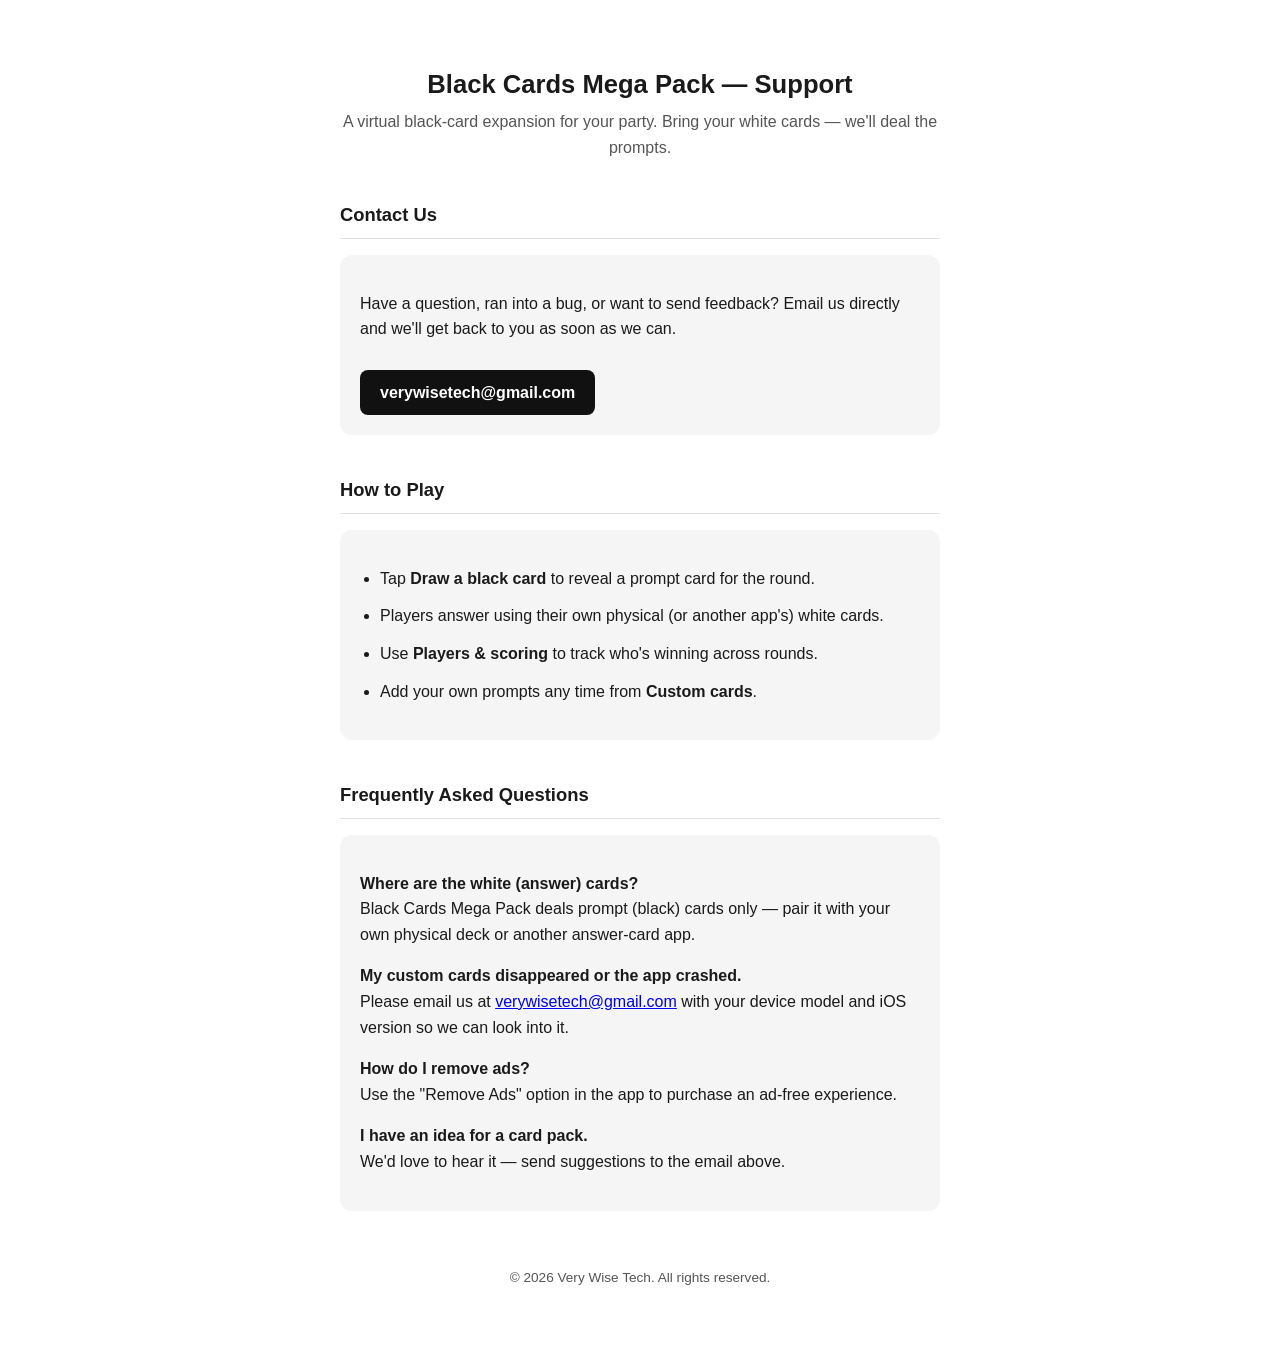
<file: index.html>
<!DOCTYPE html>
<html lang="en">
<head>
<meta charset="UTF-8">
<meta name="viewport" content="width=device-width, initial-scale=1.0">
<title>Support — Black Cards Mega Pack</title>
<style>
  :root {
    color-scheme: light dark;
    --bg: #ffffff;
    --fg: #1a1a1a;
    --muted: #555555;
    --accent: #111111;
    --accent-fg: #ffffff;
    --card: #f5f5f5;
    --border: #e2e2e2;
  }
  @media (prefers-color-scheme: dark) {
    :root {
      --bg: #121212;
      --fg: #f0f0f0;
      --muted: #b5b5b5;
      --accent: #f0f0f0;
      --accent-fg: #111111;
      --card: #1e1e1e;
      --border: #2e2e2e;
    }
  }
  * { box-sizing: border-box; }
  body {
    margin: 0;
    background: var(--bg);
    color: var(--fg);
    font-family: -apple-system, BlinkMacSystemFont, "Segoe UI", Roboto, Helvetica, Arial, sans-serif;
    line-height: 1.6;
  }
  .wrap {
    max-width: 640px;
    margin: 0 auto;
    padding: 48px 20px 80px;
  }
  header {
    text-align: center;
    margin-bottom: 40px;
  }
  h1 {
    font-size: 1.6rem;
    margin: 16px 0 4px;
  }
  .tagline {
    color: var(--muted);
    margin: 0;
  }
  h2 {
    font-size: 1.15rem;
    margin-top: 40px;
    border-bottom: 1px solid var(--border);
    padding-bottom: 8px;
  }
  .card {
    background: var(--card);
    border-radius: 12px;
    padding: 20px;
    margin-top: 16px;
  }
  a.button {
    display: inline-block;
    margin-top: 12px;
    padding: 10px 20px;
    background: var(--accent);
    color: var(--accent-fg);
    text-decoration: none;
    border-radius: 8px;
    font-weight: 600;
  }
  ul {
    padding-left: 20px;
  }
  li {
    margin-bottom: 12px;
  }
  footer {
    margin-top: 56px;
    text-align: center;
    color: var(--muted);
    font-size: 0.85rem;
  }
</style>
</head>
<body>
<div class="wrap">
  <header>
    <h1>Black Cards Mega Pack — Support</h1>
    <p class="tagline">A virtual black-card expansion for your party. Bring your white cards — we'll deal the prompts.</p>
  </header>

  <h2>Contact Us</h2>
  <div class="card">
    <p>Have a question, ran into a bug, or want to send feedback? Email us directly and we'll get back to you as soon as we can.</p>
    <a class="button" href="mailto:verywisetech@gmail.com">verywisetech@gmail.com</a>
  </div>

  <h2>How to Play</h2>
  <div class="card">
    <ul>
      <li>Tap <strong>Draw a black card</strong> to reveal a prompt card for the round.</li>
      <li>Players answer using their own physical (or another app's) white cards.</li>
      <li>Use <strong>Players &amp; scoring</strong> to track who's winning across rounds.</li>
      <li>Add your own prompts any time from <strong>Custom cards</strong>.</li>
    </ul>
  </div>

  <h2>Frequently Asked Questions</h2>
  <div class="card">
    <p><strong>Where are the white (answer) cards?</strong><br>
    Black Cards Mega Pack deals prompt (black) cards only — pair it with your own physical deck or another answer-card app.</p>
    <p><strong>My custom cards disappeared or the app crashed.</strong><br>
    Please email us at <a href="mailto:verywisetech@gmail.com">verywisetech@gmail.com</a> with your device model and iOS version so we can look into it.</p>
    <p><strong>How do I remove ads?</strong><br>
    Use the "Remove Ads" option in the app to purchase an ad-free experience.</p>
    <p><strong>I have an idea for a card pack.</strong><br>
    We'd love to hear it — send suggestions to the email above.</p>
  </div>

  <footer>
    &copy; 2026 Very Wise Tech. All rights reserved.
  </footer>
</div>
</body>
</html>
</file>
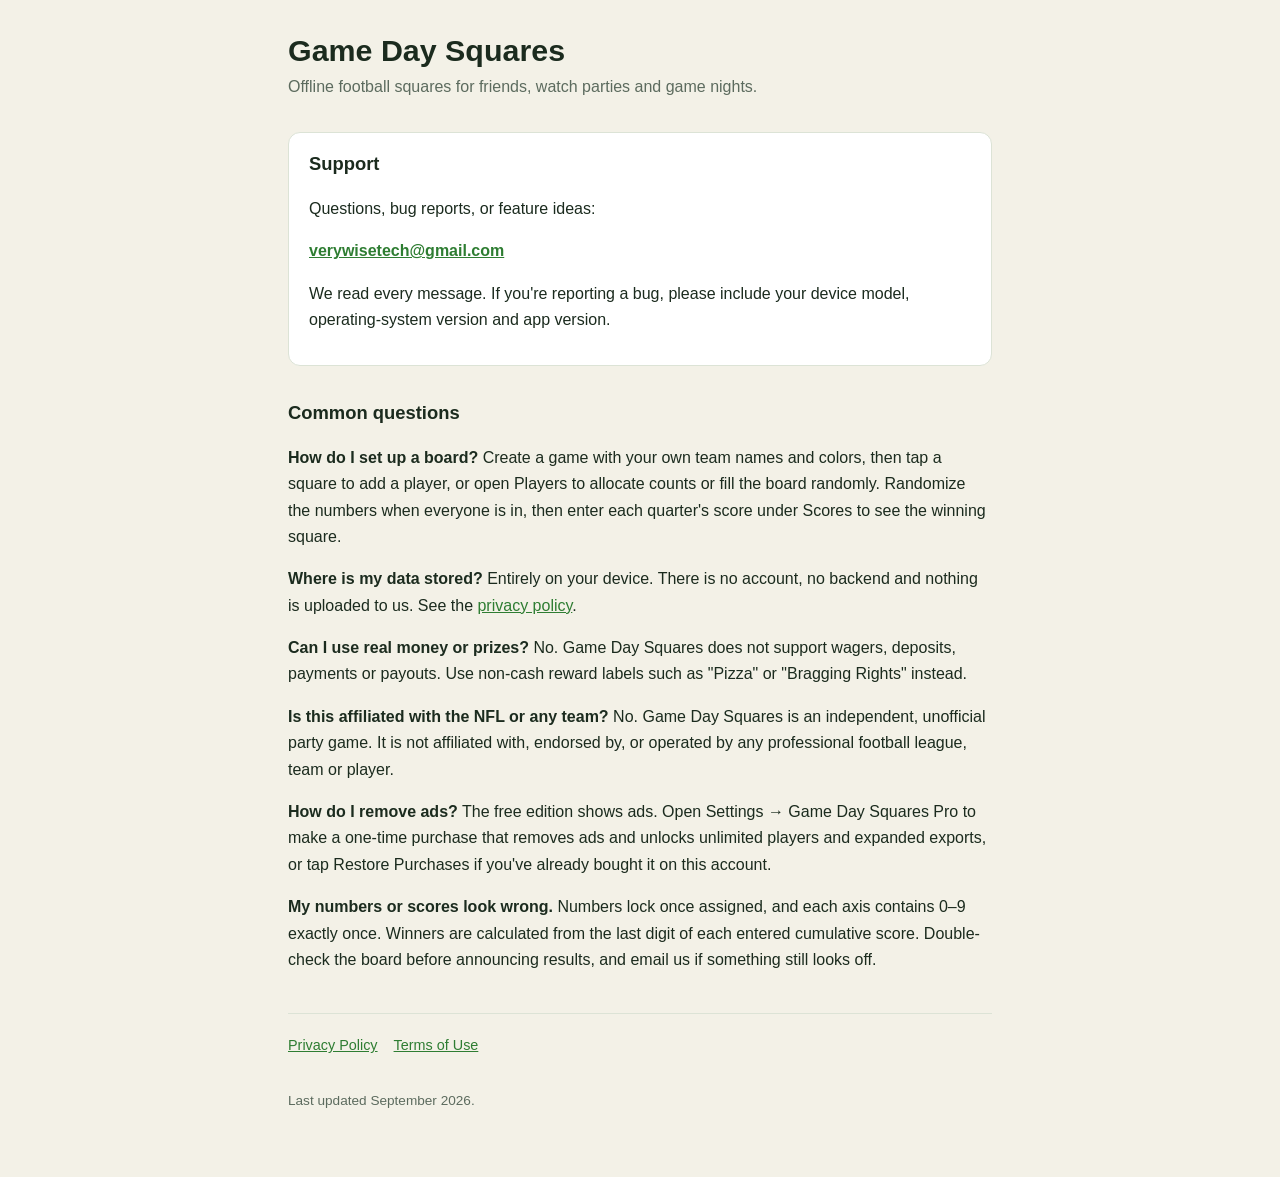
<file: gamedaysquares/index.html>
<!doctype html><html lang="en"><head><meta charset="utf-8"><meta name="viewport" content="width=device-width,initial-scale=1"><style>
:root{--bg:#F3F1E7;--card:#FFFFFF;--ink:#1B2B1E;--muted:#5C6B5E;--line:#DCE3D6;--accent:#2E7D32}
@media(prefers-color-scheme:dark){:root{--bg:#0F1A12;--card:#16231A;--ink:#EAF2E9;--muted:#A9BBA9;--line:#26362A;--accent:#7FCF83}}
*{box-sizing:border-box}
body{margin:0;padding:2rem 1.25rem 4rem;background:var(--bg);color:var(--ink);
font:16px/1.65 -apple-system,BlinkMacSystemFont,"Segoe UI",Roboto,sans-serif}
main{max-width:44rem;margin:0 auto}
h1{font-size:1.9rem;line-height:1.2;margin:0 0 .35rem}
h2{font-size:1.15rem;margin:2rem 0 .5rem}
.sub{color:var(--muted);margin:0 0 2rem}
.card{background:var(--card);border:1px solid var(--line);border-radius:12px;padding:1rem 1.25rem;margin:1.5rem 0}
a{color:var(--accent)}
nav{margin-top:2.5rem;padding-top:1.25rem;border-top:1px solid var(--line);font-size:.9rem}
nav a{margin-right:1rem}
footer{margin-top:2rem;color:var(--muted);font-size:.85rem}
</style><title>Game Day Squares — Support</title></head><body><main>
<h1>Game Day Squares</h1>
<p class="sub">Offline football squares for friends, watch parties and game nights.</p>

<div class="card">
<h2 style="margin-top:0">Support</h2>
<p>Questions, bug reports, or feature ideas:</p>
<p><strong><a href="mailto:verywisetech@gmail.com">verywisetech@gmail.com</a></strong></p>
<p>We read every message. If you're reporting a bug, please include your device model,
operating-system version and app version.</p>
</div>

<h2>Common questions</h2>
<p><strong>How do I set up a board?</strong> Create a game with your own team names and
colors, then tap a square to add a player, or open Players to allocate counts or fill the
board randomly. Randomize the numbers when everyone is in, then enter each quarter's score
under Scores to see the winning square.</p>
<p><strong>Where is my data stored?</strong> Entirely on your device. There is no account,
no backend and nothing is uploaded to us. See the <a href="privacy.html">privacy policy</a>.</p>
<p><strong>Can I use real money or prizes?</strong> No. Game Day Squares does not support
wagers, deposits, payments or payouts. Use non-cash reward labels such as "Pizza" or
"Bragging Rights" instead.</p>
<p><strong>Is this affiliated with the NFL or any team?</strong> No. Game Day Squares is an
independent, unofficial party game. It is not affiliated with, endorsed by, or operated by
any professional football league, team or player.</p>
<p><strong>How do I remove ads?</strong> The free edition shows ads. Open Settings →
Game Day Squares Pro to make a one-time purchase that removes ads and unlocks unlimited
players and expanded exports, or tap Restore Purchases if you've already bought it on this
account.</p>
<p><strong>My numbers or scores look wrong.</strong> Numbers lock once assigned, and each
axis contains 0–9 exactly once. Winners are calculated from the last digit of each
entered cumulative score. Double-check the board before announcing results, and email us if
something still looks off.</p>

<nav><a href="privacy.html">Privacy Policy</a><a href="terms.html">Terms of Use</a></nav>
<footer>Last updated September 2026.</footer>
</main></body></html>
</file>
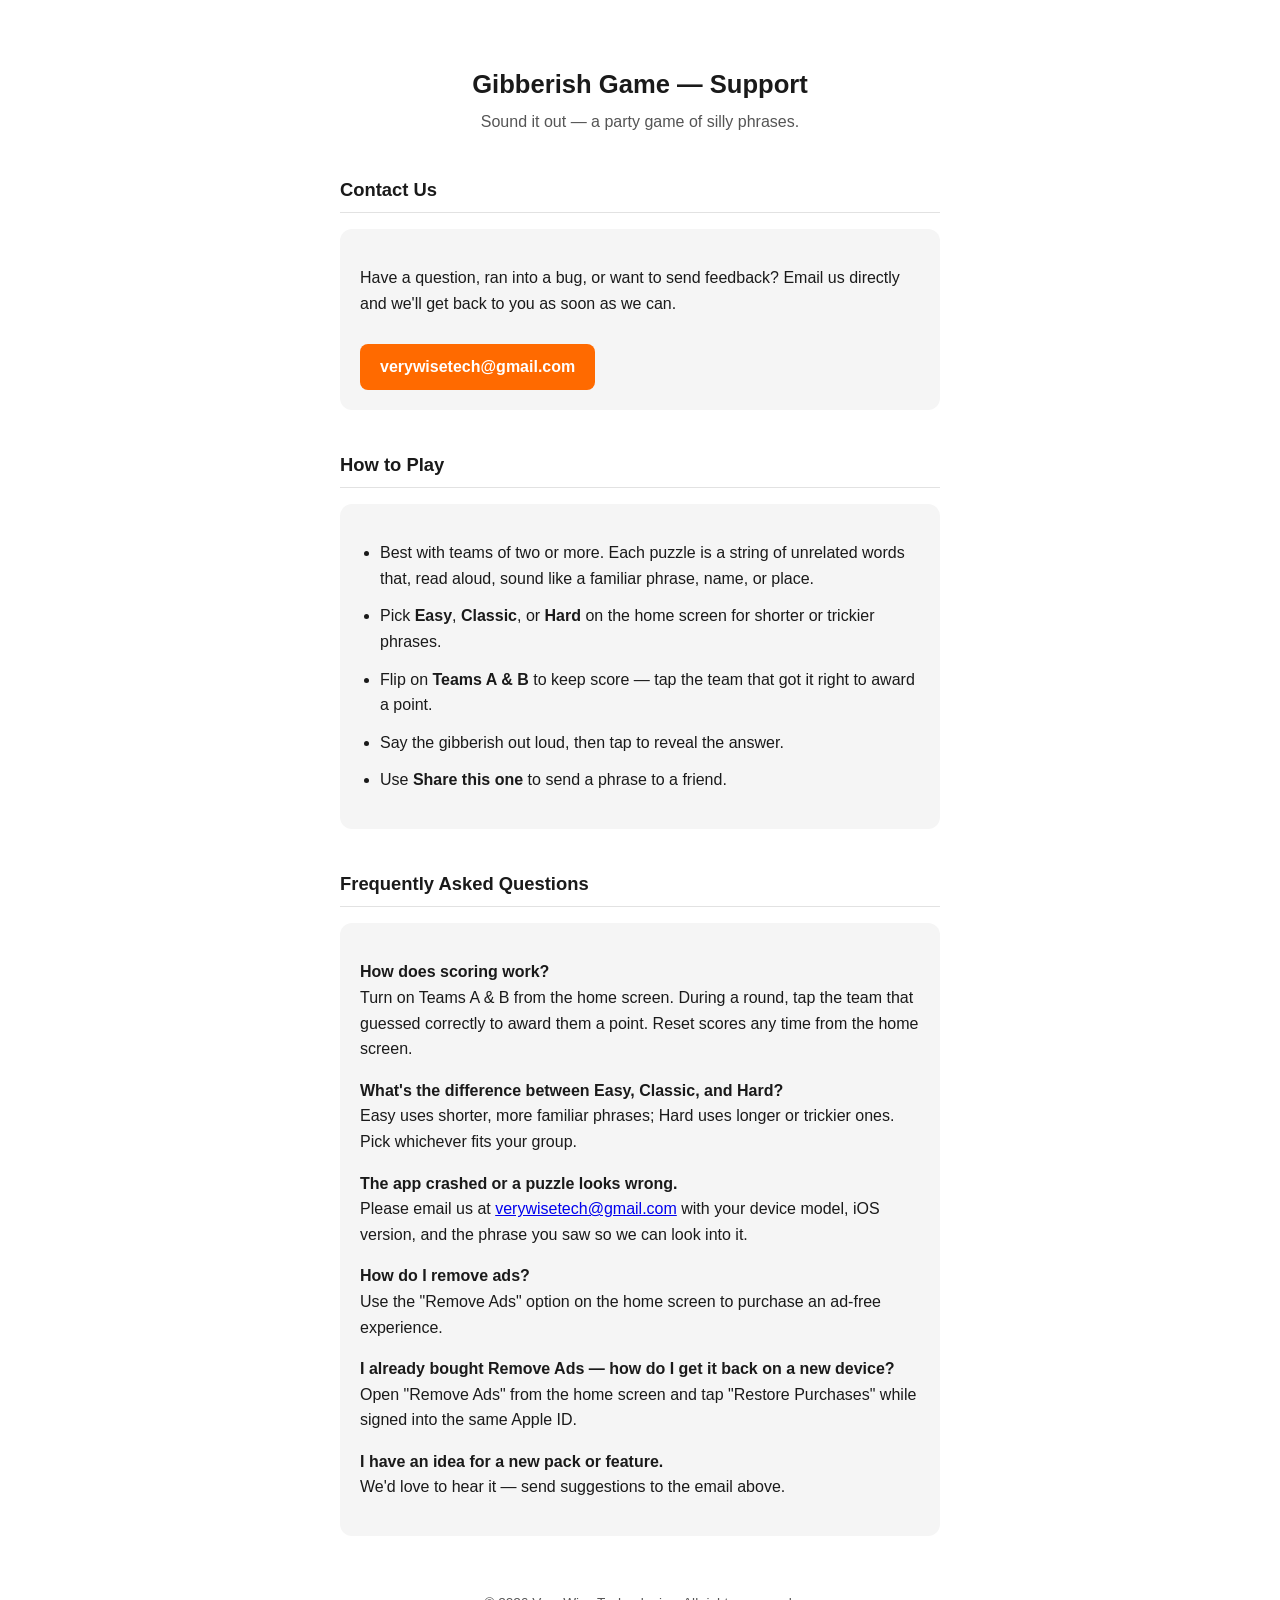
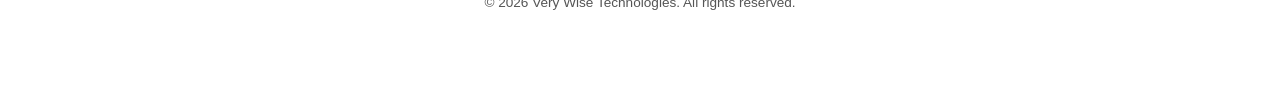
<file: gibberish-game/index.html>
<!DOCTYPE html>
<html lang="en">
<head>
<meta charset="UTF-8">
<meta name="viewport" content="width=device-width, initial-scale=1.0">
<title>Support — Gibberish Game</title>
<style>
  :root {
    color-scheme: light dark;
    --bg: #ffffff;
    --fg: #1a1a1a;
    --muted: #555555;
    --accent: #ff6a00;
    --accent-fg: #ffffff;
    --card: #f5f5f5;
    --border: #e2e2e2;
  }
  @media (prefers-color-scheme: dark) {
    :root {
      --bg: #121212;
      --fg: #f0f0f0;
      --muted: #b5b5b5;
      --accent: #ff8a3d;
      --accent-fg: #111111;
      --card: #1e1e1e;
      --border: #2e2e2e;
    }
  }
  * { box-sizing: border-box; }
  body {
    margin: 0;
    background: var(--bg);
    color: var(--fg);
    font-family: -apple-system, BlinkMacSystemFont, "Segoe UI", Roboto, Helvetica, Arial, sans-serif;
    line-height: 1.6;
  }
  .wrap {
    max-width: 640px;
    margin: 0 auto;
    padding: 48px 20px 80px;
  }
  header {
    text-align: center;
    margin-bottom: 40px;
  }
  h1 {
    font-size: 1.6rem;
    margin: 16px 0 4px;
  }
  .tagline {
    color: var(--muted);
    margin: 0;
  }
  h2 {
    font-size: 1.15rem;
    margin-top: 40px;
    border-bottom: 1px solid var(--border);
    padding-bottom: 8px;
  }
  .card {
    background: var(--card);
    border-radius: 12px;
    padding: 20px;
    margin-top: 16px;
  }
  a.button {
    display: inline-block;
    margin-top: 12px;
    padding: 10px 20px;
    background: var(--accent);
    color: var(--accent-fg);
    text-decoration: none;
    border-radius: 8px;
    font-weight: 600;
  }
  ul {
    padding-left: 20px;
  }
  li {
    margin-bottom: 12px;
  }
  footer {
    margin-top: 56px;
    text-align: center;
    color: var(--muted);
    font-size: 0.85rem;
  }
</style>
</head>
<body>
<div class="wrap">
  <header>
    <h1>Gibberish Game — Support</h1>
    <p class="tagline">Sound it out — a party game of silly phrases.</p>
  </header>

  <h2>Contact Us</h2>
  <div class="card">
    <p>Have a question, ran into a bug, or want to send feedback? Email us directly and we'll get back to you as soon as we can.</p>
    <a class="button" href="mailto:verywisetech@gmail.com">verywisetech@gmail.com</a>
  </div>

  <h2>How to Play</h2>
  <div class="card">
    <ul>
      <li>Best with teams of two or more. Each puzzle is a string of unrelated words that, read aloud, sound like a familiar phrase, name, or place.</li>
      <li>Pick <strong>Easy</strong>, <strong>Classic</strong>, or <strong>Hard</strong> on the home screen for shorter or trickier phrases.</li>
      <li>Flip on <strong>Teams A &amp; B</strong> to keep score — tap the team that got it right to award a point.</li>
      <li>Say the gibberish out loud, then tap to reveal the answer.</li>
      <li>Use <strong>Share this one</strong> to send a phrase to a friend.</li>
    </ul>
  </div>

  <h2>Frequently Asked Questions</h2>
  <div class="card">
    <p><strong>How does scoring work?</strong><br>
    Turn on Teams A &amp; B from the home screen. During a round, tap the team that guessed correctly to award them a point. Reset scores any time from the home screen.</p>
    <p><strong>What's the difference between Easy, Classic, and Hard?</strong><br>
    Easy uses shorter, more familiar phrases; Hard uses longer or trickier ones. Pick whichever fits your group.</p>
    <p><strong>The app crashed or a puzzle looks wrong.</strong><br>
    Please email us at <a href="mailto:verywisetech@gmail.com">verywisetech@gmail.com</a> with your device model, iOS version, and the phrase you saw so we can look into it.</p>
    <p><strong>How do I remove ads?</strong><br>
    Use the "Remove Ads" option on the home screen to purchase an ad-free experience.</p>
    <p><strong>I already bought Remove Ads — how do I get it back on a new device?</strong><br>
    Open "Remove Ads" from the home screen and tap "Restore Purchases" while signed into the same Apple ID.</p>
    <p><strong>I have an idea for a new pack or feature.</strong><br>
    We'd love to hear it — send suggestions to the email above.</p>
  </div>

  <footer>
    &copy; 2026 Very Wise Technologies. All rights reserved.
  </footer>
</div>
</body>
</html>
</file>
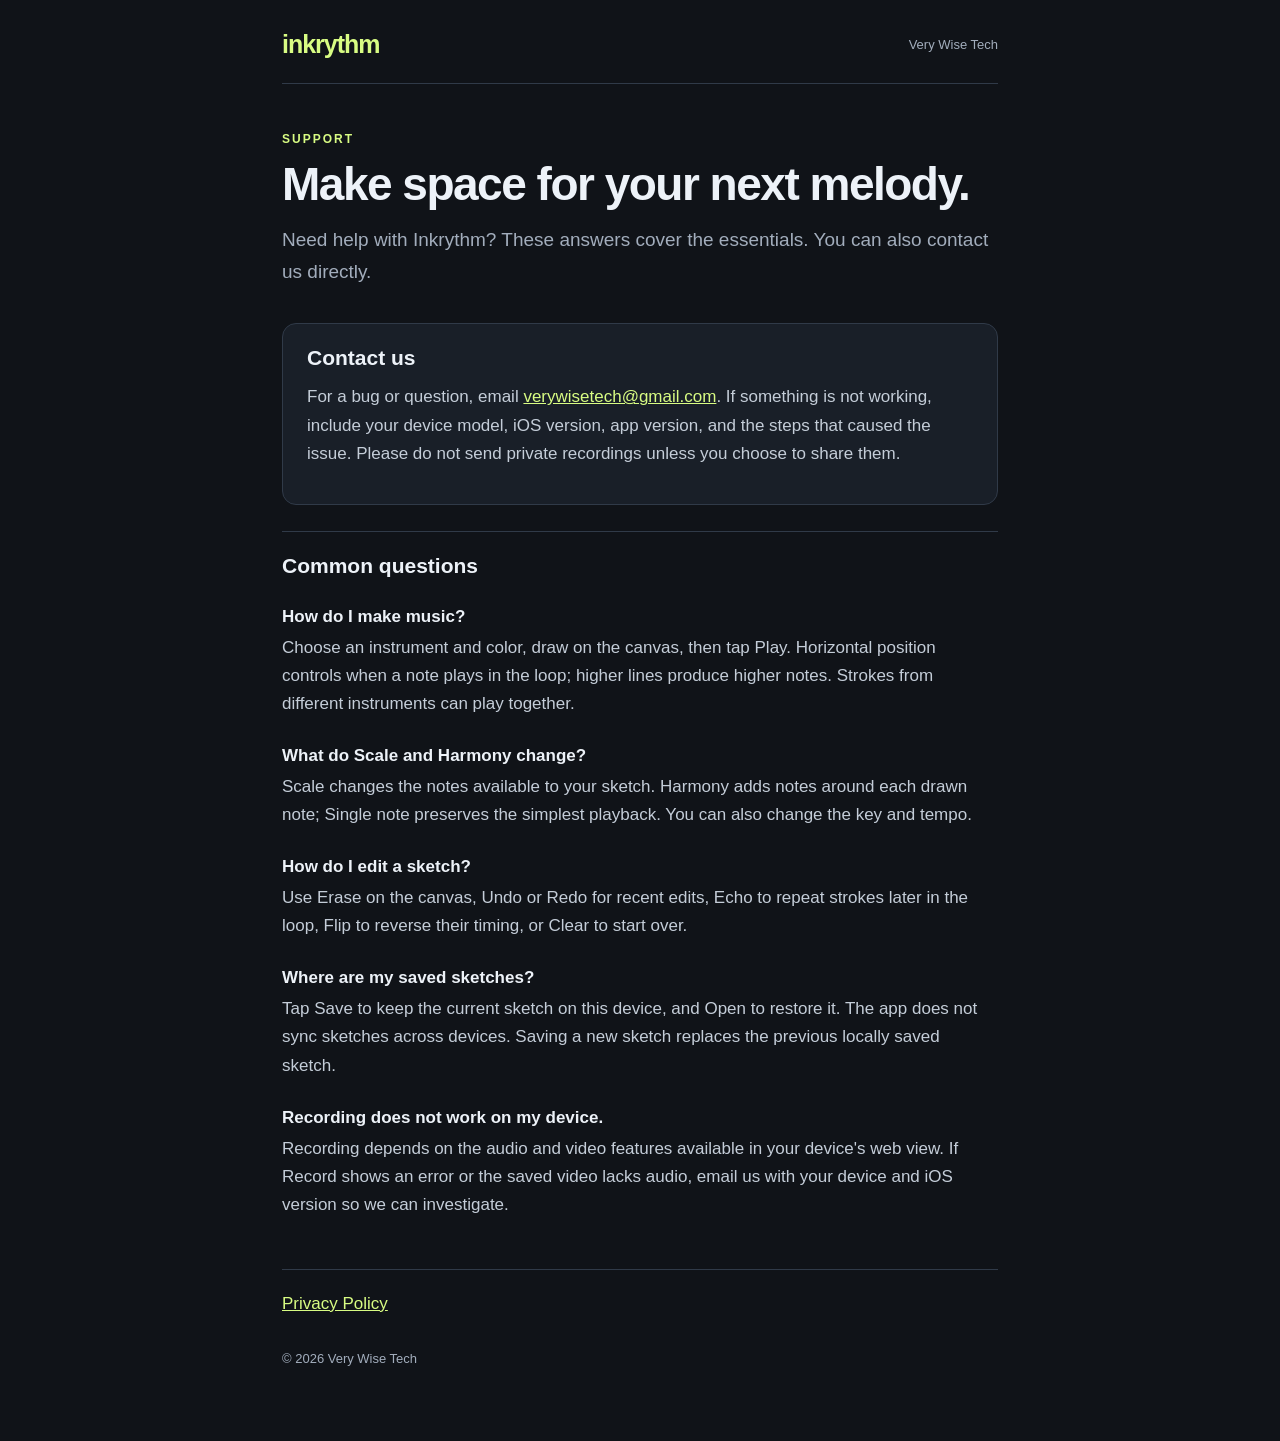
<file: inkrythm/index.html>
<!doctype html>
<html lang="en">
<head>
  <meta charset="utf-8">
  <meta name="viewport" content="width=device-width, initial-scale=1">
  <meta name="theme-color" content="#101318">
  <title>Inkrythm Support — Very Wise Tech</title>
  <link rel="stylesheet" href="style.css">
</head>
<body>
  <main>
    <header><a class="brand" href="index.html">inkrythm</a><span>Very Wise Tech</span></header>
    <p class="eyebrow">SUPPORT</p>
    <h1>Make space for your next melody.</h1>
    <p class="lead">Need help with Inkrythm? These answers cover the essentials. You can also contact us directly.</p>

    <section class="contact" aria-labelledby="contact-heading">
      <h2 id="contact-heading">Contact us</h2>
      <p>For a bug or question, email <a href="mailto:verywisetech@gmail.com?subject=Inkrythm%20support">verywisetech@gmail.com</a>. If something is not working, include your device model, iOS version, app version, and the steps that caused the issue. Please do not send private recordings unless you choose to share them.</p>
    </section>

    <section aria-labelledby="help-heading">
      <h2 id="help-heading">Common questions</h2>
      <h3>How do I make music?</h3>
      <p>Choose an instrument and color, draw on the canvas, then tap Play. Horizontal position controls when a note plays in the loop; higher lines produce higher notes. Strokes from different instruments can play together.</p>
      <h3>What do Scale and Harmony change?</h3>
      <p>Scale changes the notes available to your sketch. Harmony adds notes around each drawn note; Single note preserves the simplest playback. You can also change the key and tempo.</p>
      <h3>How do I edit a sketch?</h3>
      <p>Use Erase on the canvas, Undo or Redo for recent edits, Echo to repeat strokes later in the loop, Flip to reverse their timing, or Clear to start over.</p>
      <h3>Where are my saved sketches?</h3>
      <p>Tap Save to keep the current sketch on this device, and Open to restore it. The app does not sync sketches across devices. Saving a new sketch replaces the previous locally saved sketch.</p>
      <h3>Recording does not work on my device.</h3>
      <p>Recording depends on the audio and video features available in your device's web view. If Record shows an error or the saved video lacks audio, email us with your device and iOS version so we can investigate.</p>
    </section>

    <nav aria-label="Legal"><a href="privacy.html">Privacy Policy</a></nav>
    <footer>© 2026 Very Wise Tech</footer>
  </main>
</body>
</html>
</file>
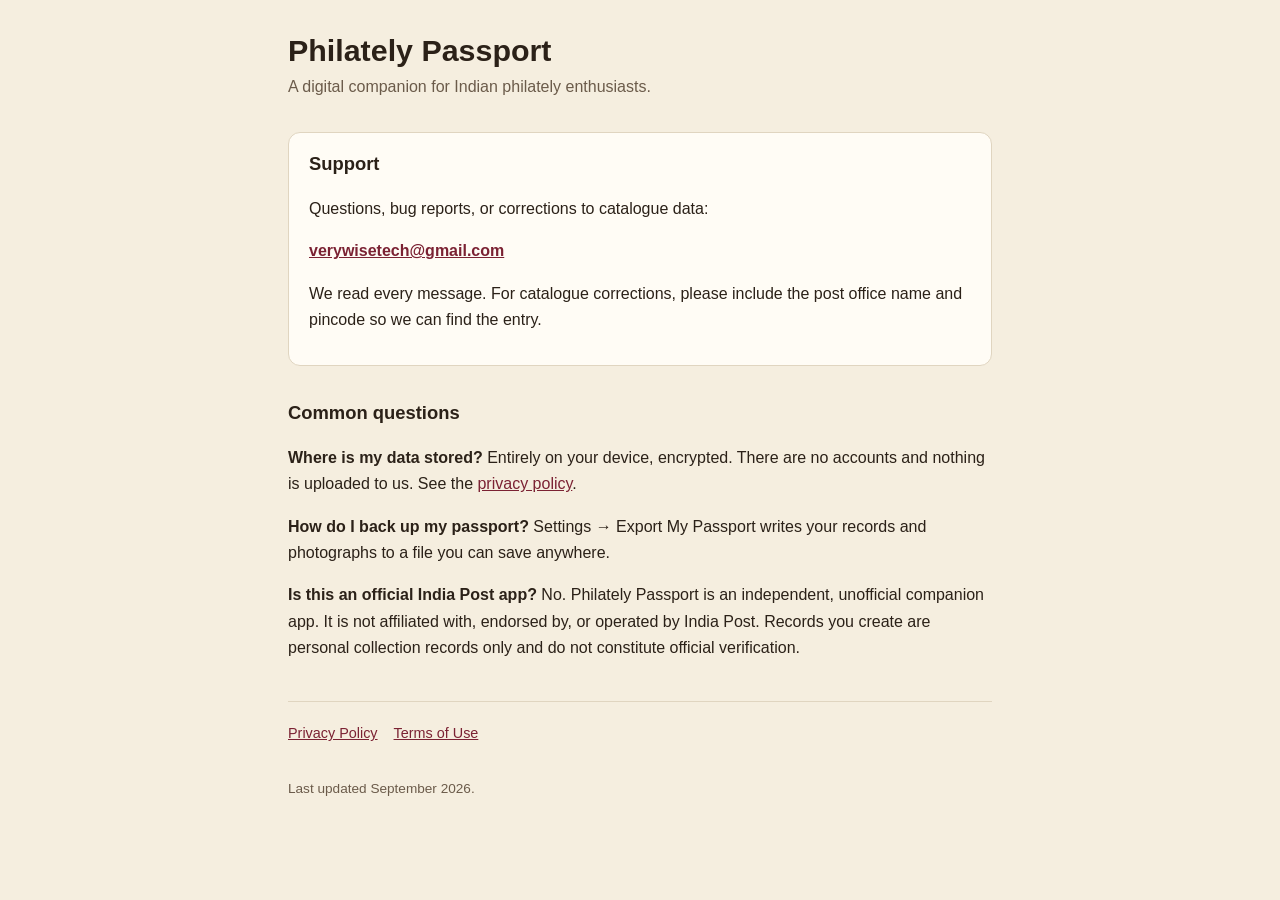
<file: philately-passport/index.html>
<!doctype html><html lang="en"><head><meta charset="utf-8"><meta name="viewport" content="width=device-width,initial-scale=1"><style>
:root{--bg:#F5EEDF;--card:#FFFCF5;--ink:#2B2118;--muted:#6B5B4A;--line:#E0D5C0;--accent:#7B2233}
@media(prefers-color-scheme:dark){:root{--bg:#13253B;--card:#1B2F49;--ink:#F1E9DA;--muted:#B4A896;--line:#2E4664;--accent:#E8B7C0}}
*{box-sizing:border-box}
body{margin:0;padding:2rem 1.25rem 4rem;background:var(--bg);color:var(--ink);
font:16px/1.65 -apple-system,BlinkMacSystemFont,"Segoe UI",Roboto,sans-serif}
main{max-width:44rem;margin:0 auto}
h1{font-size:1.9rem;line-height:1.2;margin:0 0 .35rem}
h2{font-size:1.15rem;margin:2rem 0 .5rem}
.sub{color:var(--muted);margin:0 0 2rem}
.card{background:var(--card);border:1px solid var(--line);border-radius:12px;padding:1rem 1.25rem;margin:1.5rem 0}
a{color:var(--accent)}
nav{margin-top:2.5rem;padding-top:1.25rem;border-top:1px solid var(--line);font-size:.9rem}
nav a{margin-right:1rem}
footer{margin-top:2rem;color:var(--muted);font-size:.85rem}
</style><title>Philately Passport — Support</title></head><body><main>
<h1>Philately Passport</h1>
<p class="sub">A digital companion for Indian philately enthusiasts.</p>

<div class="card">
<h2 style="margin-top:0">Support</h2>
<p>Questions, bug reports, or corrections to catalogue data:</p>
<p><strong><a href="mailto:verywisetech@gmail.com">verywisetech@gmail.com</a></strong></p>
<p>We read every message. For catalogue corrections, please include the post office
name and pincode so we can find the entry.</p>
</div>

<h2>Common questions</h2>
<p><strong>Where is my data stored?</strong> Entirely on your device, encrypted. There are no
accounts and nothing is uploaded to us. See the <a href="privacy.html">privacy policy</a>.</p>
<p><strong>How do I back up my passport?</strong> Settings → Export My Passport writes your
records and photographs to a file you can save anywhere.</p>
<p><strong>Is this an official India Post app?</strong> No. Philately Passport is an
independent, unofficial companion app. It is not affiliated with, endorsed by, or
operated by India Post. Records you create are personal collection records only and do
not constitute official verification.</p>

<nav><a href="privacy.html">Privacy Policy</a><a href="terms.html">Terms of Use</a></nav>
<footer>Last updated September 2026.</footer>
</main></body></html>
</file>
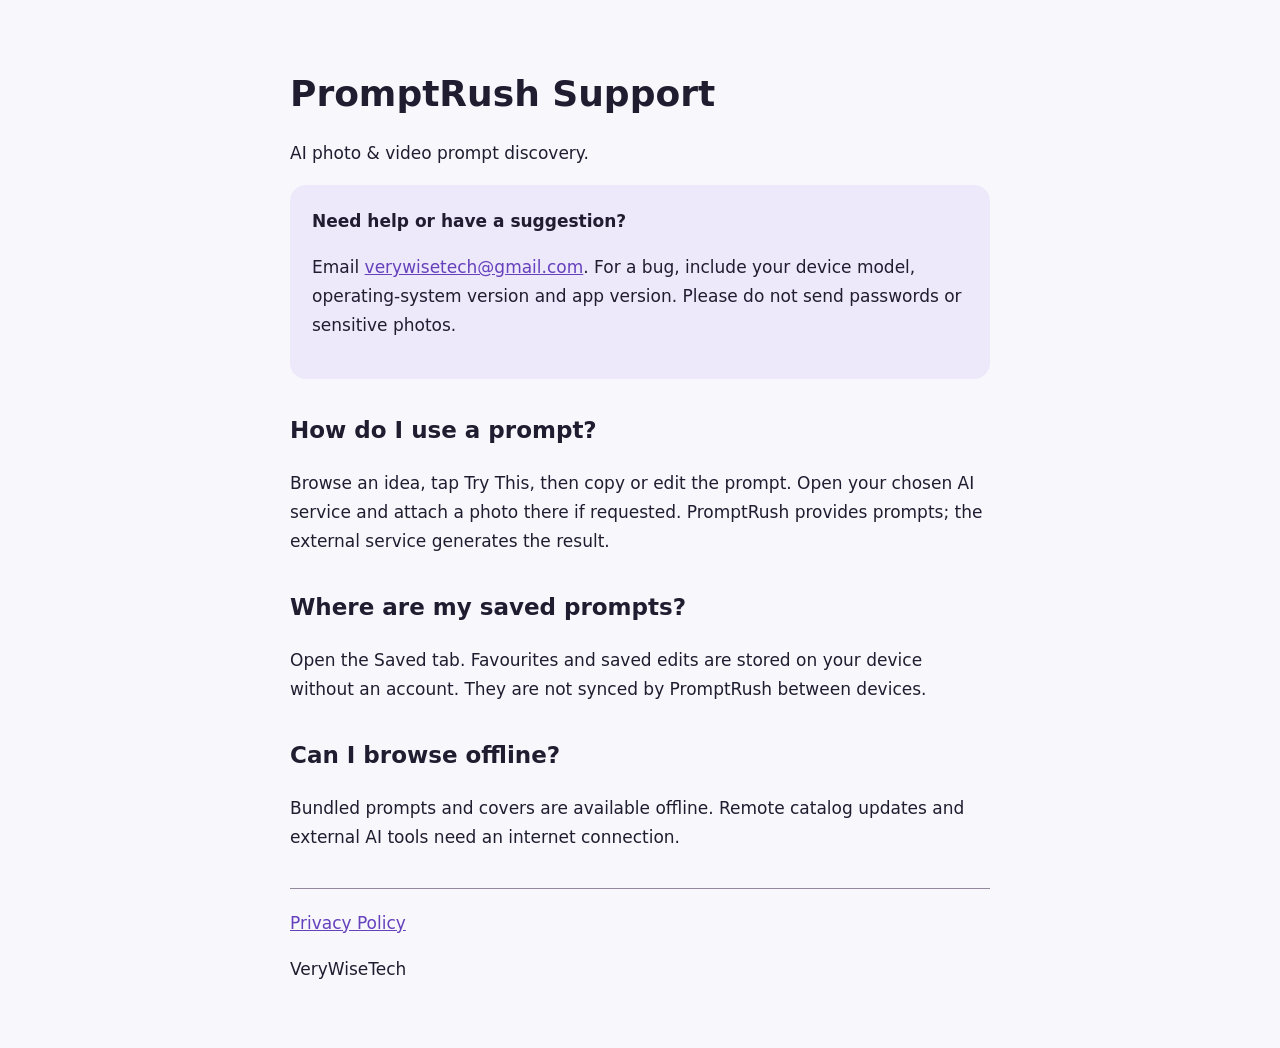
<file: promptrush/index.html>
<!doctype html><html lang="en"><head><meta charset="utf-8"><meta name="viewport" content="width=device-width,initial-scale=1"><title>PromptRush — Support</title><style>body{margin:0;background:#f8f7fc;color:#211d30;font:17px/1.7 system-ui,-apple-system,"Segoe UI",sans-serif}main{max-width:700px;margin:0 auto;padding:48px 24px}h1{font-size:36px;line-height:1.2}h2{font-size:23px;margin-top:32px}a{color:#6541bc}.card{padding:22px;border-radius:16px;background:#eee8fb}nav{margin-top:36px;border-top:1px solid #92899e;padding-top:20px}@media(prefers-color-scheme:dark){body{background:#0b0b10;color:#efedf5}a{color:#c3aaff}.card{background:#211a32}}</style></head><body><main><h1>PromptRush Support</h1><p>AI photo &amp; video prompt discovery.</p><div class="card"><strong>Need help or have a suggestion?</strong><p>Email <a href="mailto:verywisetech@gmail.com">verywisetech@gmail.com</a>. For a bug, include your device model, operating-system version and app version. Please do not send passwords or sensitive photos.</p></div><h2>How do I use a prompt?</h2><p>Browse an idea, tap Try This, then copy or edit the prompt. Open your chosen AI service and attach a photo there if requested. PromptRush provides prompts; the external service generates the result.</p><h2>Where are my saved prompts?</h2><p>Open the Saved tab. Favourites and saved edits are stored on your device without an account. They are not synced by PromptRush between devices.</p><h2>Can I browse offline?</h2><p>Bundled prompts and covers are available offline. Remote catalog updates and external AI tools need an internet connection.</p><nav><a href="privacy.html">Privacy Policy</a></nav><p>VeryWiseTech</p></main></body></html>
</file>
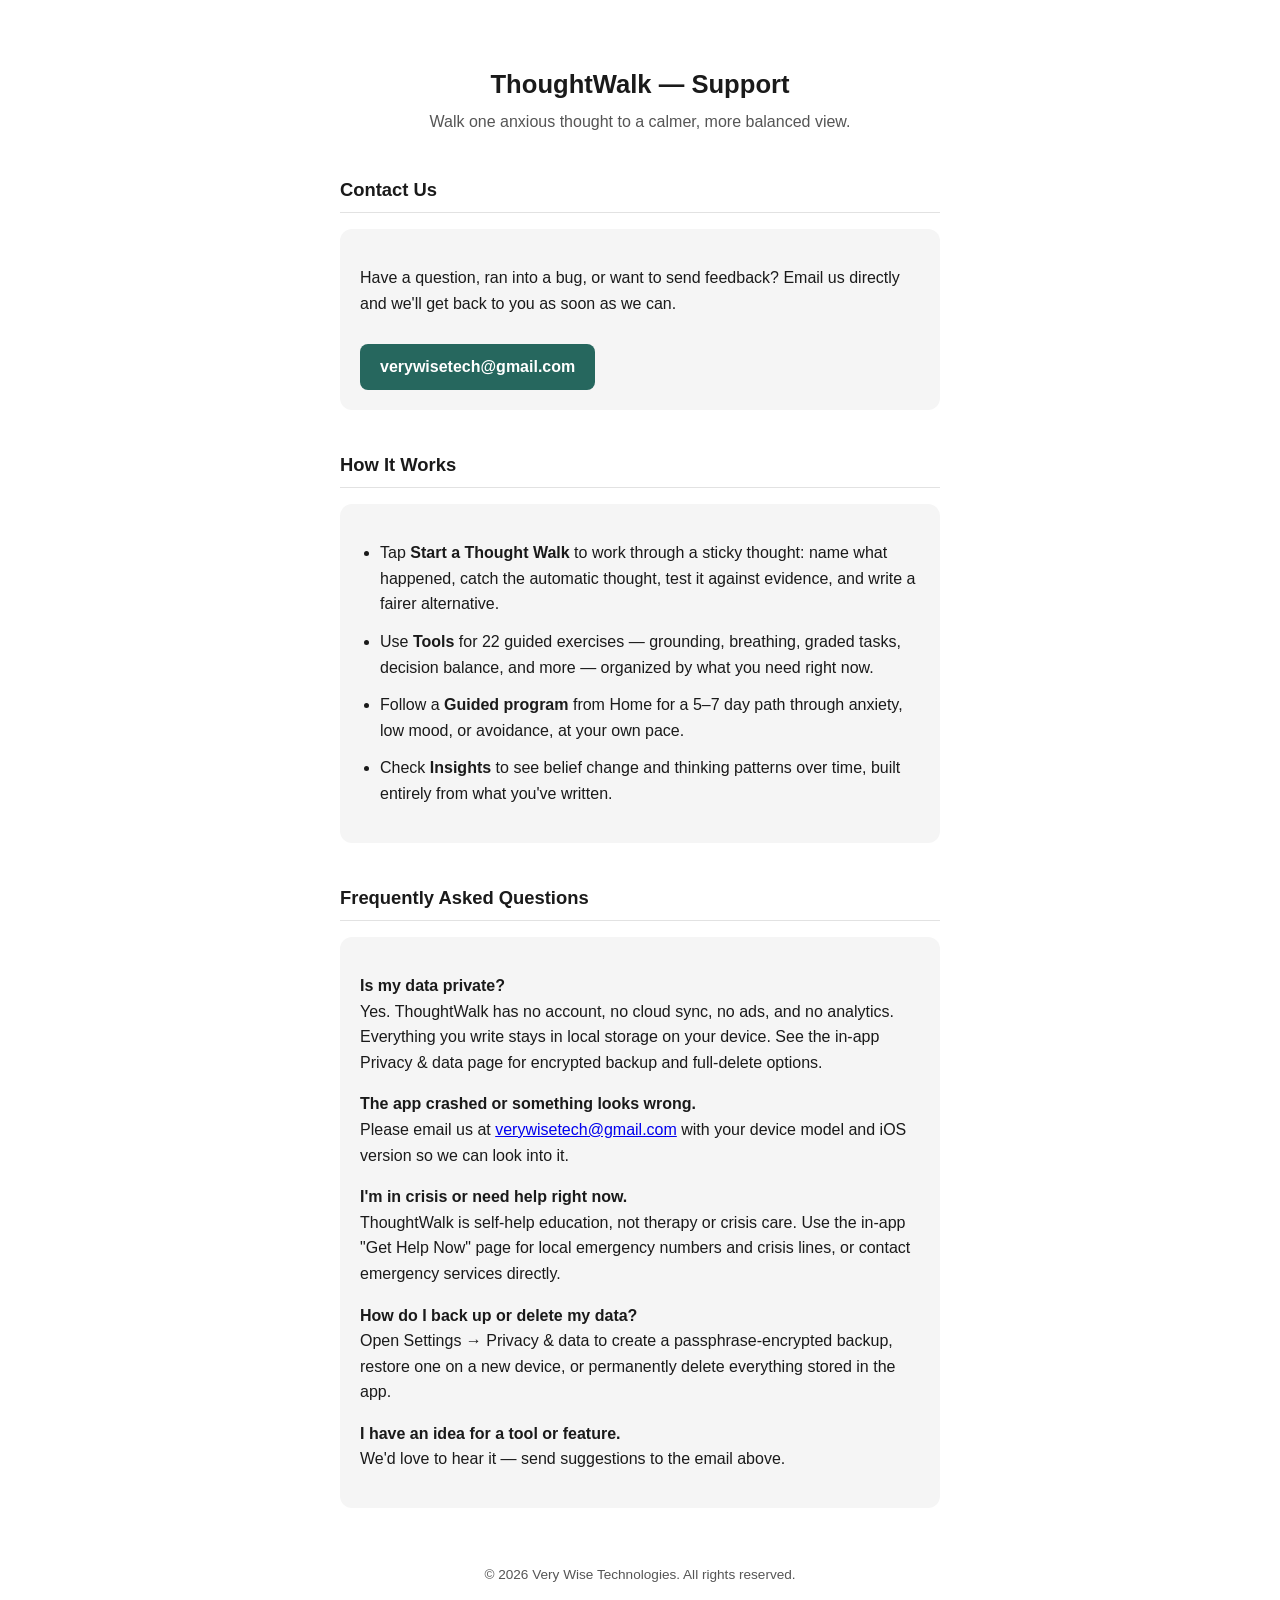
<file: thoughtwalk/index.html>
<!DOCTYPE html>
<html lang="en">
<head>
<meta charset="UTF-8">
<meta name="viewport" content="width=device-width, initial-scale=1.0">
<title>Support — ThoughtWalk</title>
<style>
  :root {
    color-scheme: light dark;
    --bg: #ffffff;
    --fg: #1a1a1a;
    --muted: #555555;
    --accent: #26675e;
    --accent-fg: #ffffff;
    --card: #f5f5f5;
    --border: #e2e2e2;
  }
  @media (prefers-color-scheme: dark) {
    :root {
      --bg: #121212;
      --fg: #f0f0f0;
      --muted: #b5b5b5;
      --accent: #78c2b6;
      --accent-fg: #10201d;
      --card: #1e1e1e;
      --border: #2e2e2e;
    }
  }
  * { box-sizing: border-box; }
  body {
    margin: 0;
    background: var(--bg);
    color: var(--fg);
    font-family: -apple-system, BlinkMacSystemFont, "Segoe UI", Roboto, Helvetica, Arial, sans-serif;
    line-height: 1.6;
  }
  .wrap {
    max-width: 640px;
    margin: 0 auto;
    padding: 48px 20px 80px;
  }
  header {
    text-align: center;
    margin-bottom: 40px;
  }
  h1 {
    font-size: 1.6rem;
    margin: 16px 0 4px;
  }
  .tagline {
    color: var(--muted);
    margin: 0;
  }
  h2 {
    font-size: 1.15rem;
    margin-top: 40px;
    border-bottom: 1px solid var(--border);
    padding-bottom: 8px;
  }
  .card {
    background: var(--card);
    border-radius: 12px;
    padding: 20px;
    margin-top: 16px;
  }
  a.button {
    display: inline-block;
    margin-top: 12px;
    padding: 10px 20px;
    background: var(--accent);
    color: var(--accent-fg);
    text-decoration: none;
    border-radius: 8px;
    font-weight: 600;
  }
  ul {
    padding-left: 20px;
  }
  li {
    margin-bottom: 12px;
  }
  footer {
    margin-top: 56px;
    text-align: center;
    color: var(--muted);
    font-size: 0.85rem;
  }
</style>
</head>
<body>
<div class="wrap">
  <header>
    <h1>ThoughtWalk — Support</h1>
    <p class="tagline">Walk one anxious thought to a calmer, more balanced view.</p>
  </header>

  <h2>Contact Us</h2>
  <div class="card">
    <p>Have a question, ran into a bug, or want to send feedback? Email us directly and we'll get back to you as soon as we can.</p>
    <a class="button" href="mailto:verywisetech@gmail.com">verywisetech@gmail.com</a>
  </div>

  <h2>How It Works</h2>
  <div class="card">
    <ul>
      <li>Tap <strong>Start a Thought Walk</strong> to work through a sticky thought: name what happened, catch the automatic thought, test it against evidence, and write a fairer alternative.</li>
      <li>Use <strong>Tools</strong> for 22 guided exercises — grounding, breathing, graded tasks, decision balance, and more — organized by what you need right now.</li>
      <li>Follow a <strong>Guided program</strong> from Home for a 5–7 day path through anxiety, low mood, or avoidance, at your own pace.</li>
      <li>Check <strong>Insights</strong> to see belief change and thinking patterns over time, built entirely from what you've written.</li>
    </ul>
  </div>

  <h2>Frequently Asked Questions</h2>
  <div class="card">
    <p><strong>Is my data private?</strong><br>
    Yes. ThoughtWalk has no account, no cloud sync, no ads, and no analytics. Everything you write stays in local storage on your device. See the in-app Privacy &amp; data page for encrypted backup and full-delete options.</p>
    <p><strong>The app crashed or something looks wrong.</strong><br>
    Please email us at <a href="mailto:verywisetech@gmail.com">verywisetech@gmail.com</a> with your device model and iOS version so we can look into it.</p>
    <p><strong>I'm in crisis or need help right now.</strong><br>
    ThoughtWalk is self-help education, not therapy or crisis care. Use the in-app "Get Help Now" page for local emergency numbers and crisis lines, or contact emergency services directly.</p>
    <p><strong>How do I back up or delete my data?</strong><br>
    Open Settings &rarr; Privacy &amp; data to create a passphrase-encrypted backup, restore one on a new device, or permanently delete everything stored in the app.</p>
    <p><strong>I have an idea for a tool or feature.</strong><br>
    We'd love to hear it — send suggestions to the email above.</p>
  </div>

  <footer>
    &copy; 2026 Very Wise Technologies. All rights reserved.
  </footer>
</div>
</body>
</html>
</file>
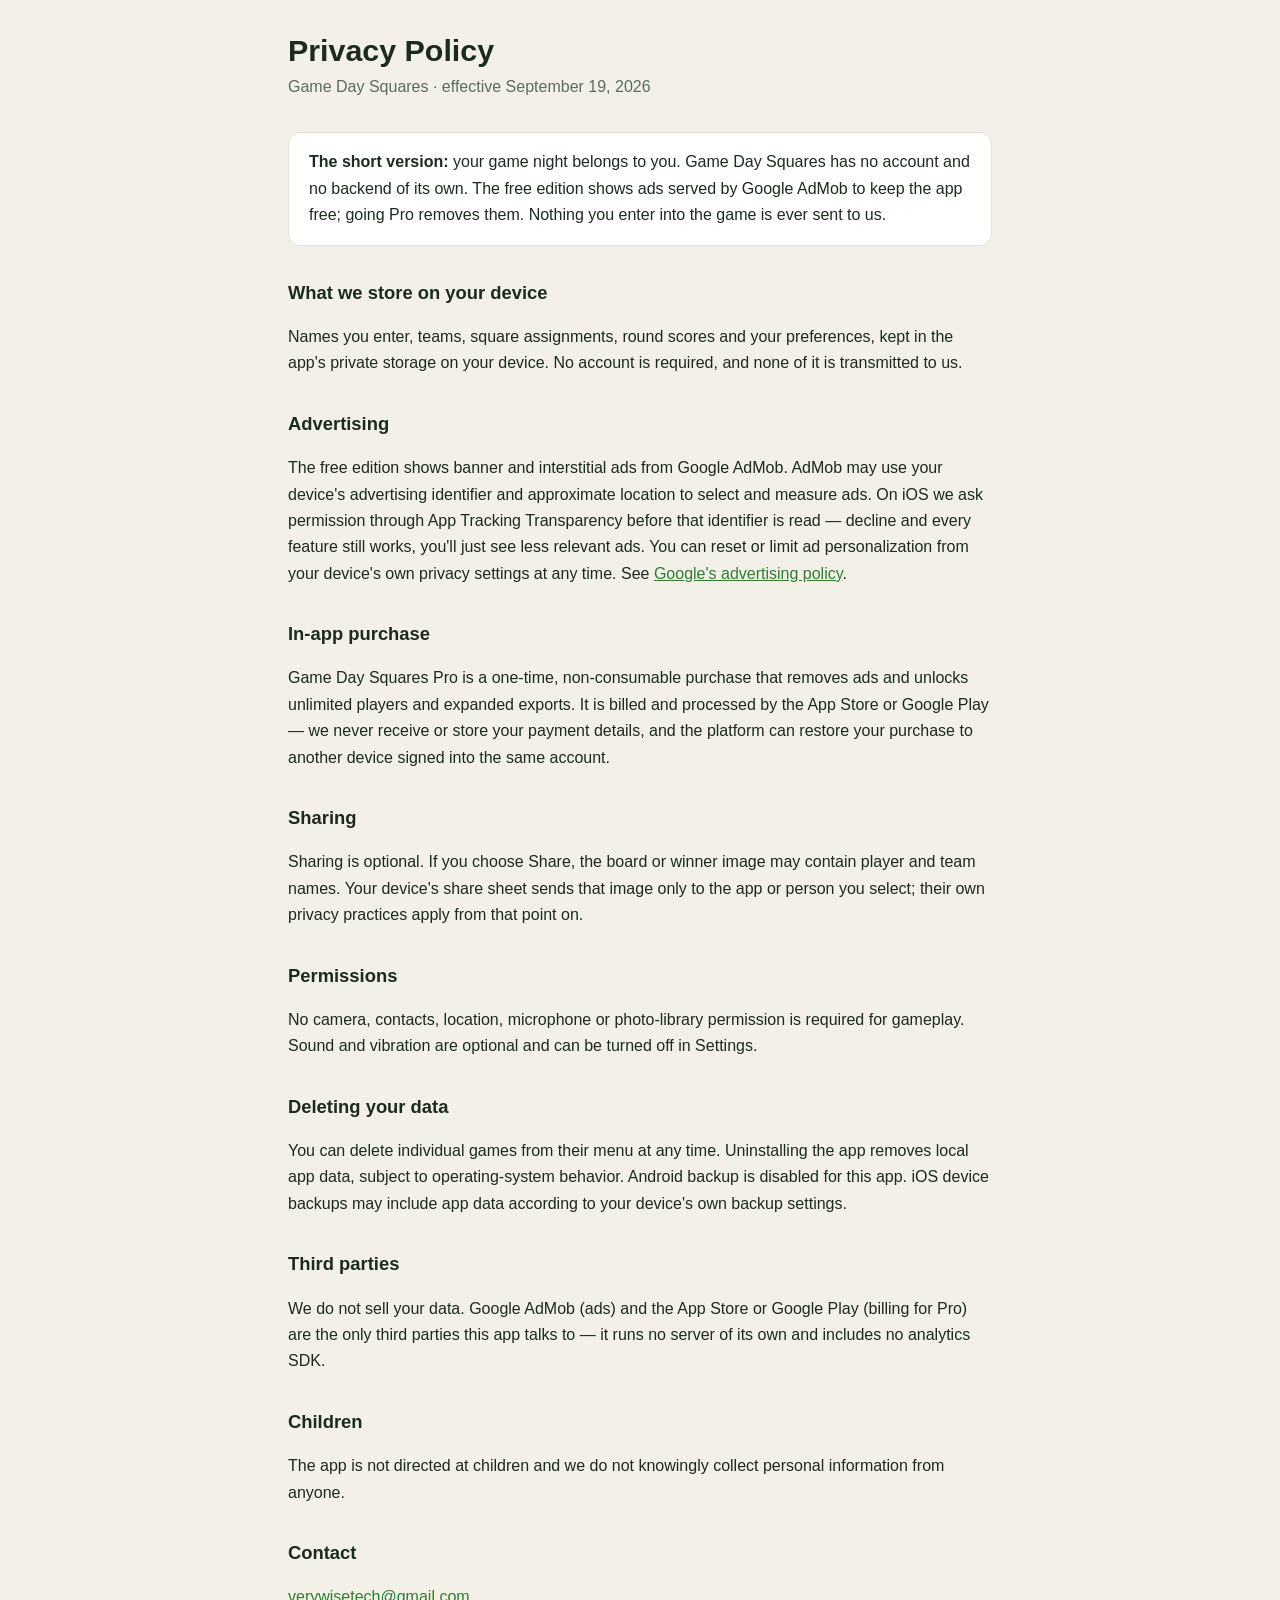
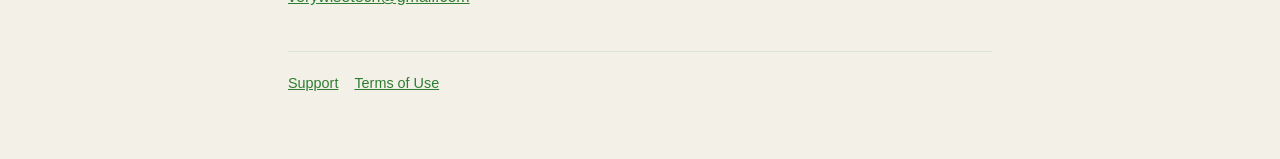
<file: gamedaysquares/privacy.html>
<!doctype html><html lang="en"><head><meta charset="utf-8"><meta name="viewport" content="width=device-width,initial-scale=1"><style>
:root{--bg:#F3F1E7;--card:#FFFFFF;--ink:#1B2B1E;--muted:#5C6B5E;--line:#DCE3D6;--accent:#2E7D32}
@media(prefers-color-scheme:dark){:root{--bg:#0F1A12;--card:#16231A;--ink:#EAF2E9;--muted:#A9BBA9;--line:#26362A;--accent:#7FCF83}}
*{box-sizing:border-box}
body{margin:0;padding:2rem 1.25rem 4rem;background:var(--bg);color:var(--ink);
font:16px/1.65 -apple-system,BlinkMacSystemFont,"Segoe UI",Roboto,sans-serif}
main{max-width:44rem;margin:0 auto}
h1{font-size:1.9rem;line-height:1.2;margin:0 0 .35rem}
h2{font-size:1.15rem;margin:2rem 0 .5rem}
.sub{color:var(--muted);margin:0 0 2rem}
.card{background:var(--card);border:1px solid var(--line);border-radius:12px;padding:1rem 1.25rem;margin:1.5rem 0}
a{color:var(--accent)}
nav{margin-top:2.5rem;padding-top:1.25rem;border-top:1px solid var(--line);font-size:.9rem}
nav a{margin-right:1rem}
footer{margin-top:2rem;color:var(--muted);font-size:.85rem}
</style><title>Game Day Squares — Privacy Policy</title></head><body><main>
<h1>Privacy Policy</h1>
<p class="sub">Game Day Squares · effective September 19, 2026</p>

<div class="card">
<p style="margin:0"><strong>The short version:</strong> your game night belongs to you.
Game Day Squares has no account and no backend of its own. The free edition shows ads
served by Google AdMob to keep the app free; going Pro removes them. Nothing you enter
into the game is ever sent to us.</p>
</div>

<h2>What we store on your device</h2>
<p>Names you enter, teams, square assignments, round scores and your preferences, kept in
the app's private storage on your device. No account is required, and none of it is
transmitted to us.</p>

<h2>Advertising</h2>
<p>The free edition shows banner and interstitial ads from Google AdMob. AdMob may use your
device's advertising identifier and approximate location to select and measure ads. On iOS
we ask permission through App Tracking Transparency before that identifier is read —
decline and every feature still works, you'll just see less relevant ads. You can reset or
limit ad personalization from your device's own privacy settings at any time. See
<a href="https://policies.google.com/technologies/ads">Google's advertising policy</a>.</p>

<h2>In-app purchase</h2>
<p>Game Day Squares Pro is a one-time, non-consumable purchase that removes ads and unlocks
unlimited players and expanded exports. It is billed and processed by the App Store or
Google Play — we never receive or store your payment details, and the platform can restore
your purchase to another device signed into the same account.</p>

<h2>Sharing</h2>
<p>Sharing is optional. If you choose Share, the board or winner image may contain player
and team names. Your device's share sheet sends that image only to the app or person you
select; their own privacy practices apply from that point on.</p>

<h2>Permissions</h2>
<p>No camera, contacts, location, microphone or photo-library permission is required for
gameplay. Sound and vibration are optional and can be turned off in Settings.</p>

<h2>Deleting your data</h2>
<p>You can delete individual games from their menu at any time. Uninstalling the app removes
local app data, subject to operating-system behavior. Android backup is disabled for this
app. iOS device backups may include app data according to your device's own backup
settings.</p>

<h2>Third parties</h2>
<p>We do not sell your data. Google AdMob (ads) and the App Store or Google Play (billing for
Pro) are the only third parties this app talks to — it runs no server of its own and
includes no analytics SDK.</p>

<h2>Children</h2>
<p>The app is not directed at children and we do not knowingly collect personal information
from anyone.</p>

<h2>Contact</h2>
<p><a href="mailto:verywisetech@gmail.com">verywisetech@gmail.com</a></p>

<nav><a href="index.html">Support</a><a href="terms.html">Terms of Use</a></nav>
</main></body></html>
</file>
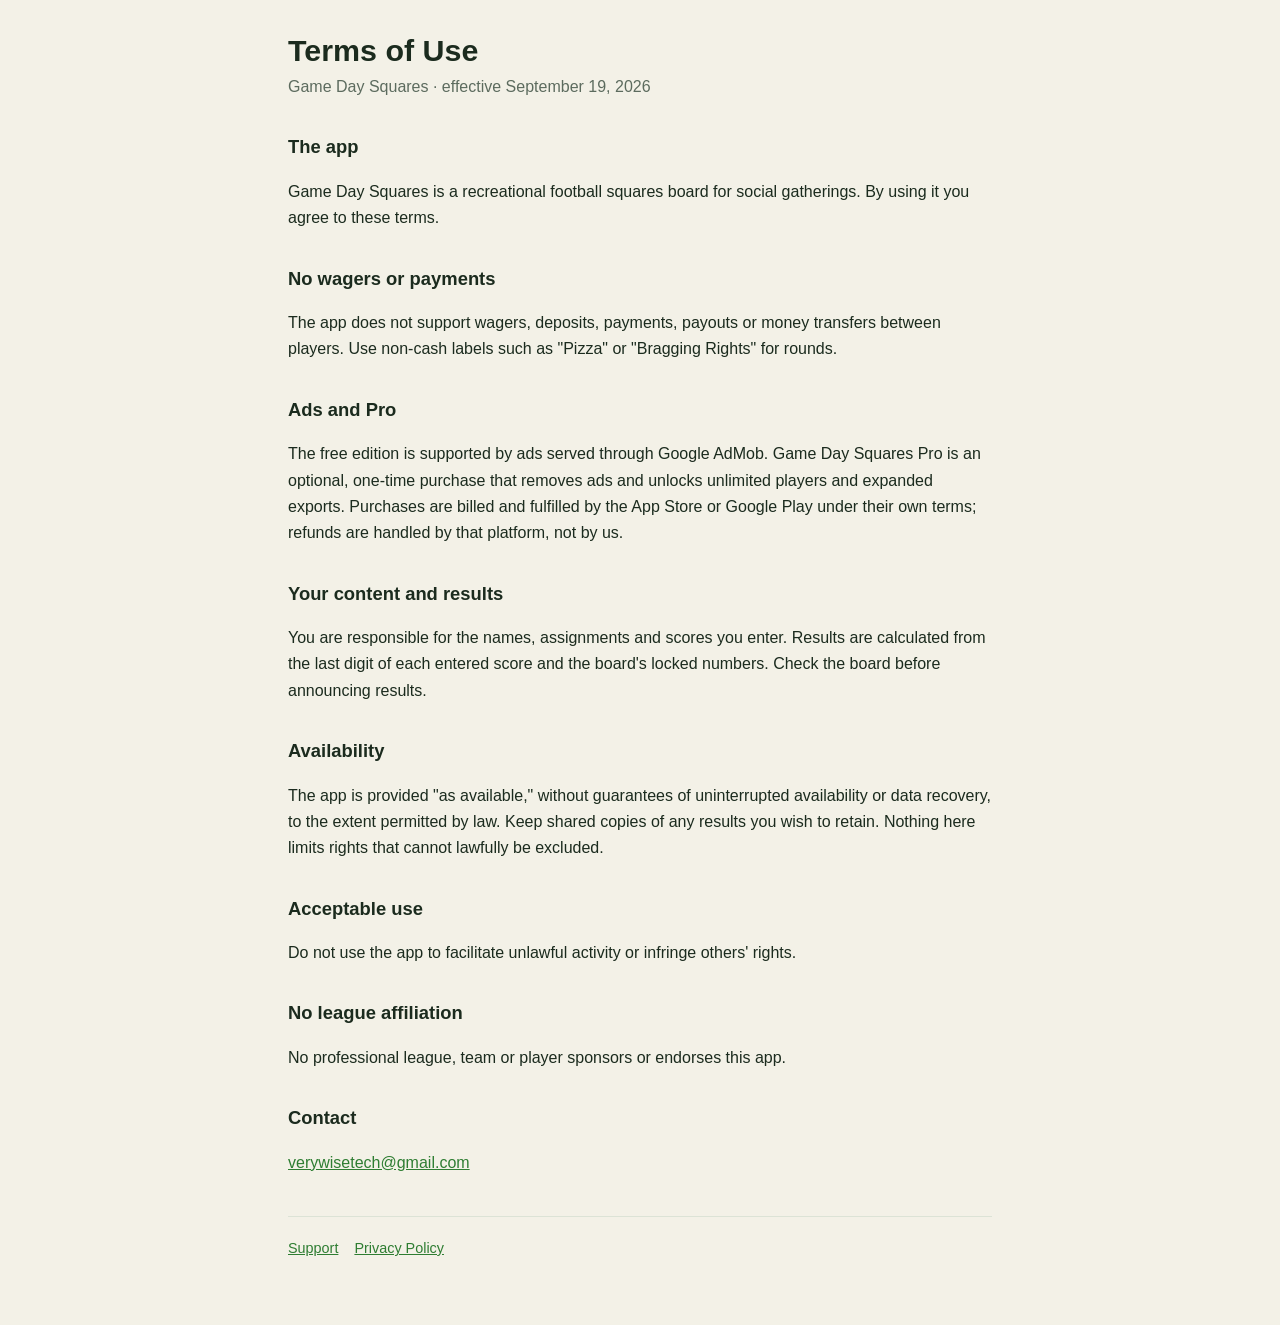
<file: gamedaysquares/terms.html>
<!doctype html><html lang="en"><head><meta charset="utf-8"><meta name="viewport" content="width=device-width,initial-scale=1"><style>
:root{--bg:#F3F1E7;--card:#FFFFFF;--ink:#1B2B1E;--muted:#5C6B5E;--line:#DCE3D6;--accent:#2E7D32}
@media(prefers-color-scheme:dark){:root{--bg:#0F1A12;--card:#16231A;--ink:#EAF2E9;--muted:#A9BBA9;--line:#26362A;--accent:#7FCF83}}
*{box-sizing:border-box}
body{margin:0;padding:2rem 1.25rem 4rem;background:var(--bg);color:var(--ink);
font:16px/1.65 -apple-system,BlinkMacSystemFont,"Segoe UI",Roboto,sans-serif}
main{max-width:44rem;margin:0 auto}
h1{font-size:1.9rem;line-height:1.2;margin:0 0 .35rem}
h2{font-size:1.15rem;margin:2rem 0 .5rem}
.sub{color:var(--muted);margin:0 0 2rem}
.card{background:var(--card);border:1px solid var(--line);border-radius:12px;padding:1rem 1.25rem;margin:1.5rem 0}
a{color:var(--accent)}
nav{margin-top:2.5rem;padding-top:1.25rem;border-top:1px solid var(--line);font-size:.9rem}
nav a{margin-right:1rem}
footer{margin-top:2rem;color:var(--muted);font-size:.85rem}
</style><title>Game Day Squares — Terms of Use</title></head><body><main>
<h1>Terms of Use</h1>
<p class="sub">Game Day Squares · effective September 19, 2026</p>

<h2>The app</h2>
<p>Game Day Squares is a recreational football squares board for social gatherings. By
using it you agree to these terms.</p>

<h2>No wagers or payments</h2>
<p>The app does not support wagers, deposits, payments, payouts or money transfers between
players. Use non-cash labels such as "Pizza" or "Bragging Rights" for rounds.</p>

<h2>Ads and Pro</h2>
<p>The free edition is supported by ads served through Google AdMob. Game Day Squares Pro is
an optional, one-time purchase that removes ads and unlocks unlimited players and expanded
exports. Purchases are billed and fulfilled by the App Store or Google Play under their own
terms; refunds are handled by that platform, not by us.</p>

<h2>Your content and results</h2>
<p>You are responsible for the names, assignments and scores you enter. Results are
calculated from the last digit of each entered score and the board's locked numbers. Check
the board before announcing results.</p>

<h2>Availability</h2>
<p>The app is provided "as available," without guarantees of uninterrupted availability or
data recovery, to the extent permitted by law. Keep shared copies of any results you wish to
retain. Nothing here limits rights that cannot lawfully be excluded.</p>

<h2>Acceptable use</h2>
<p>Do not use the app to facilitate unlawful activity or infringe others' rights.</p>

<h2>No league affiliation</h2>
<p>No professional league, team or player sponsors or endorses this app.</p>

<h2>Contact</h2>
<p><a href="mailto:verywisetech@gmail.com">verywisetech@gmail.com</a></p>

<nav><a href="index.html">Support</a><a href="privacy.html">Privacy Policy</a></nav>
</main></body></html>
</file>
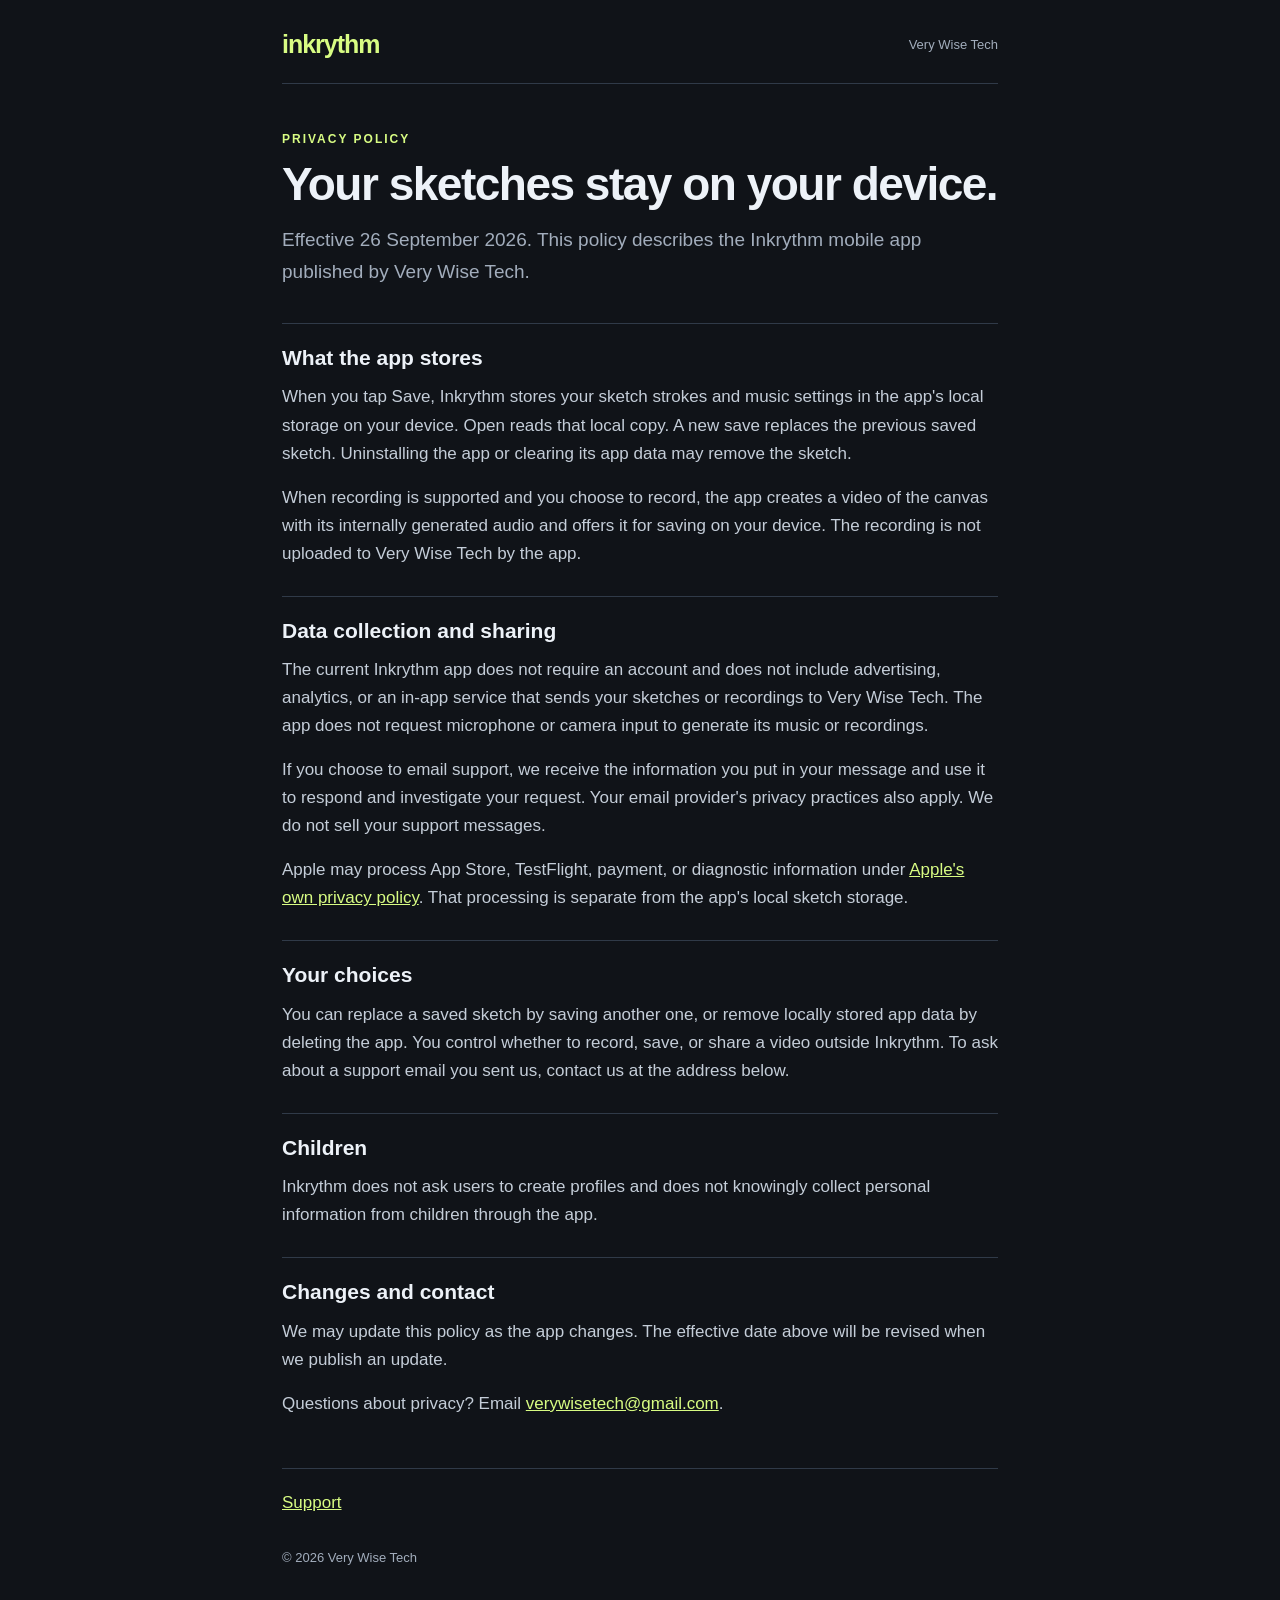
<file: inkrythm/privacy.html>
<!doctype html>
<html lang="en">
<head>
  <meta charset="utf-8">
  <meta name="viewport" content="width=device-width, initial-scale=1">
  <meta name="theme-color" content="#101318">
  <title>Inkrythm Privacy Policy — Very Wise Tech</title>
  <link rel="stylesheet" href="style.css">
</head>
<body>
  <main>
    <header><a class="brand" href="index.html">inkrythm</a><span>Very Wise Tech</span></header>
    <p class="eyebrow">PRIVACY POLICY</p>
    <h1>Your sketches stay on your device.</h1>
    <p class="lead">Effective 26 September 2026. This policy describes the Inkrythm mobile app published by Very Wise Tech.</p>

    <section>
      <h2>What the app stores</h2>
      <p>When you tap Save, Inkrythm stores your sketch strokes and music settings in the app's local storage on your device. Open reads that local copy. A new save replaces the previous saved sketch. Uninstalling the app or clearing its app data may remove the sketch.</p>
      <p>When recording is supported and you choose to record, the app creates a video of the canvas with its internally generated audio and offers it for saving on your device. The recording is not uploaded to Very Wise Tech by the app.</p>
    </section>

    <section>
      <h2>Data collection and sharing</h2>
      <p>The current Inkrythm app does not require an account and does not include advertising, analytics, or an in-app service that sends your sketches or recordings to Very Wise Tech. The app does not request microphone or camera input to generate its music or recordings.</p>
      <p>If you choose to email support, we receive the information you put in your message and use it to respond and investigate your request. Your email provider's privacy practices also apply. We do not sell your support messages.</p>
      <p>Apple may process App Store, TestFlight, payment, or diagnostic information under <a href="https://www.apple.com/legal/privacy/">Apple's own privacy policy</a>. That processing is separate from the app's local sketch storage.</p>
    </section>

    <section>
      <h2>Your choices</h2>
      <p>You can replace a saved sketch by saving another one, or remove locally stored app data by deleting the app. You control whether to record, save, or share a video outside Inkrythm. To ask about a support email you sent us, contact us at the address below.</p>
    </section>

    <section>
      <h2>Children</h2>
      <p>Inkrythm does not ask users to create profiles and does not knowingly collect personal information from children through the app.</p>
    </section>

    <section>
      <h2>Changes and contact</h2>
      <p>We may update this policy as the app changes. The effective date above will be revised when we publish an update.</p>
      <p>Questions about privacy? Email <a href="mailto:verywisetech@gmail.com?subject=Inkrythm%20privacy">verywisetech@gmail.com</a>.</p>
    </section>

    <nav aria-label="Support"><a href="index.html">Support</a></nav>
    <footer>© 2026 Very Wise Tech</footer>
  </main>
</body>
</html>
</file>
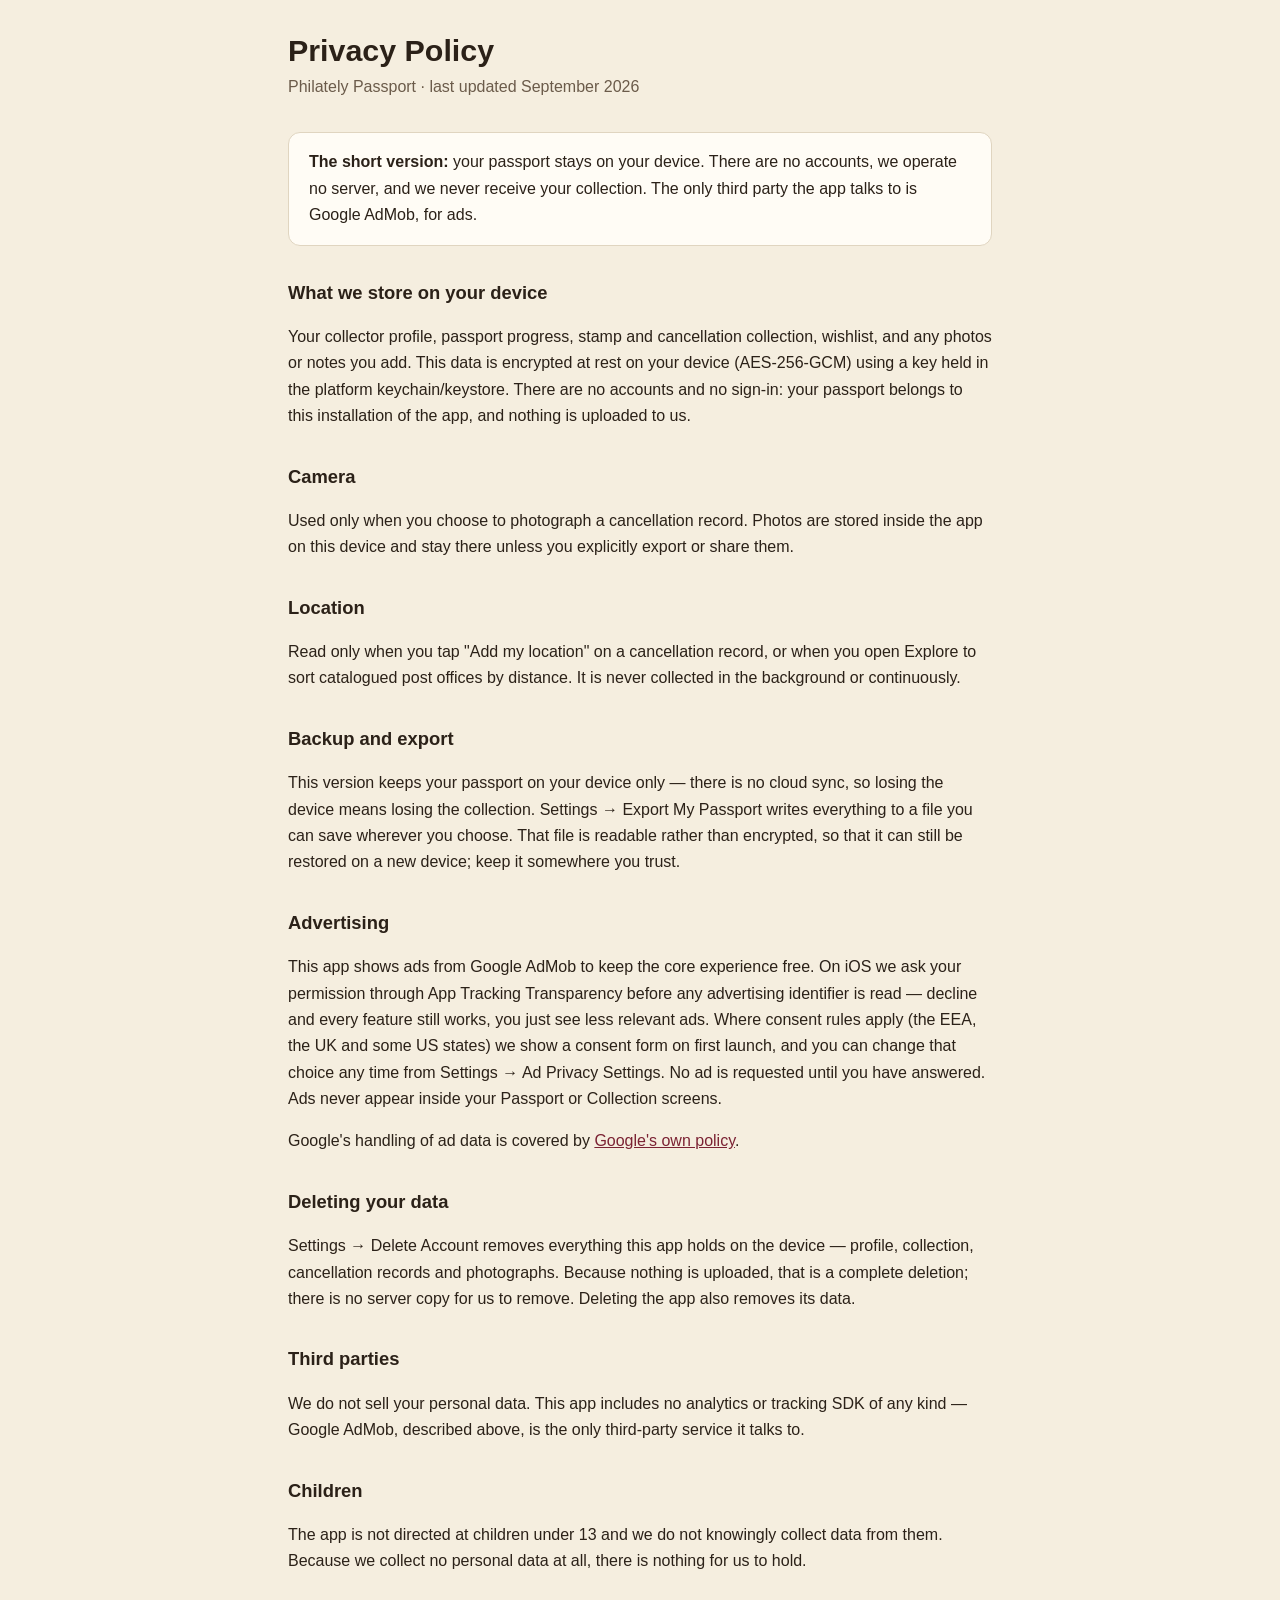
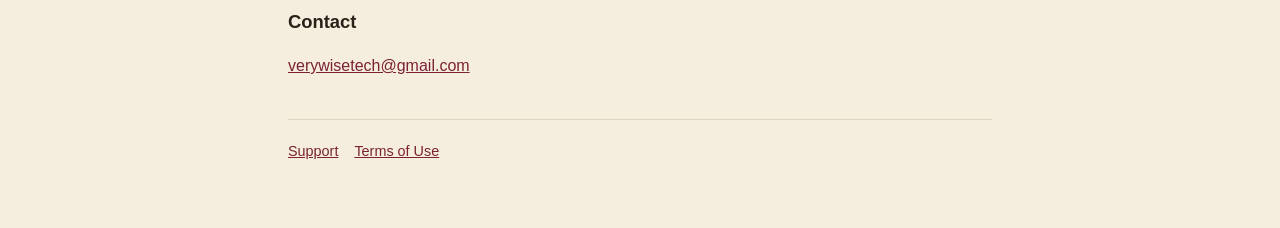
<file: philately-passport/privacy.html>
<!doctype html><html lang="en"><head><meta charset="utf-8"><meta name="viewport" content="width=device-width,initial-scale=1"><style>
:root{--bg:#F5EEDF;--card:#FFFCF5;--ink:#2B2118;--muted:#6B5B4A;--line:#E0D5C0;--accent:#7B2233}
@media(prefers-color-scheme:dark){:root{--bg:#13253B;--card:#1B2F49;--ink:#F1E9DA;--muted:#B4A896;--line:#2E4664;--accent:#E8B7C0}}
*{box-sizing:border-box}
body{margin:0;padding:2rem 1.25rem 4rem;background:var(--bg);color:var(--ink);
font:16px/1.65 -apple-system,BlinkMacSystemFont,"Segoe UI",Roboto,sans-serif}
main{max-width:44rem;margin:0 auto}
h1{font-size:1.9rem;line-height:1.2;margin:0 0 .35rem}
h2{font-size:1.15rem;margin:2rem 0 .5rem}
.sub{color:var(--muted);margin:0 0 2rem}
.card{background:var(--card);border:1px solid var(--line);border-radius:12px;padding:1rem 1.25rem;margin:1.5rem 0}
a{color:var(--accent)}
nav{margin-top:2.5rem;padding-top:1.25rem;border-top:1px solid var(--line);font-size:.9rem}
nav a{margin-right:1rem}
footer{margin-top:2rem;color:var(--muted);font-size:.85rem}
</style><title>Philately Passport — Privacy Policy</title></head><body><main>
<h1>Privacy Policy</h1>
<p class="sub">Philately Passport · last updated September 2026</p>

<div class="card">
<p style="margin:0"><strong>The short version:</strong> your passport stays on your device.
There are no accounts, we operate no server, and we never receive your collection.
The only third party the app talks to is Google AdMob, for ads.</p>
</div>

<h2>What we store on your device</h2>
<p>Your collector profile, passport progress, stamp and cancellation collection, wishlist,
and any photos or notes you add. This data is encrypted at rest on your device
(AES-256-GCM) using a key held in the platform keychain/keystore. There are no accounts
and no sign-in: your passport belongs to this installation of the app, and nothing is
uploaded to us.</p>

<h2>Camera</h2>
<p>Used only when you choose to photograph a cancellation record. Photos are stored inside
the app on this device and stay there unless you explicitly export or share them.</p>

<h2>Location</h2>
<p>Read only when you tap "Add my location" on a cancellation record, or when you open
Explore to sort catalogued post offices by distance. It is never collected in the
background or continuously.</p>

<h2>Backup and export</h2>
<p>This version keeps your passport on your device only — there is no cloud sync, so losing
the device means losing the collection. Settings → Export My Passport writes everything to
a file you can save wherever you choose. That file is readable rather than encrypted, so
that it can still be restored on a new device; keep it somewhere you trust.</p>

<h2>Advertising</h2>
<p>This app shows ads from Google AdMob to keep the core experience free. On iOS we ask your
permission through App Tracking Transparency before any advertising identifier is read —
decline and every feature still works, you just see less relevant ads. Where consent rules
apply (the EEA, the UK and some US states) we show a consent form on first launch, and you
can change that choice any time from Settings → Ad Privacy Settings. No ad is requested
until you have answered. Ads never appear inside your Passport or Collection screens.</p>
<p>Google's handling of ad data is covered by
<a href="https://policies.google.com/technologies/partner-sites">Google's own policy</a>.</p>

<h2>Deleting your data</h2>
<p>Settings → Delete Account removes everything this app holds on the device — profile,
collection, cancellation records and photographs. Because nothing is uploaded, that is a
complete deletion; there is no server copy for us to remove. Deleting the app also removes
its data.</p>

<h2>Third parties</h2>
<p>We do not sell your personal data. This app includes no analytics or tracking SDK of any
kind — Google AdMob, described above, is the only third-party service it talks to.</p>

<h2>Children</h2>
<p>The app is not directed at children under 13 and we do not knowingly collect data from
them. Because we collect no personal data at all, there is nothing for us to hold.</p>

<h2>Contact</h2>
<p><a href="mailto:verywisetech@gmail.com">verywisetech@gmail.com</a></p>

<nav><a href="index.html">Support</a><a href="terms.html">Terms of Use</a></nav>
</main></body></html>
</file>
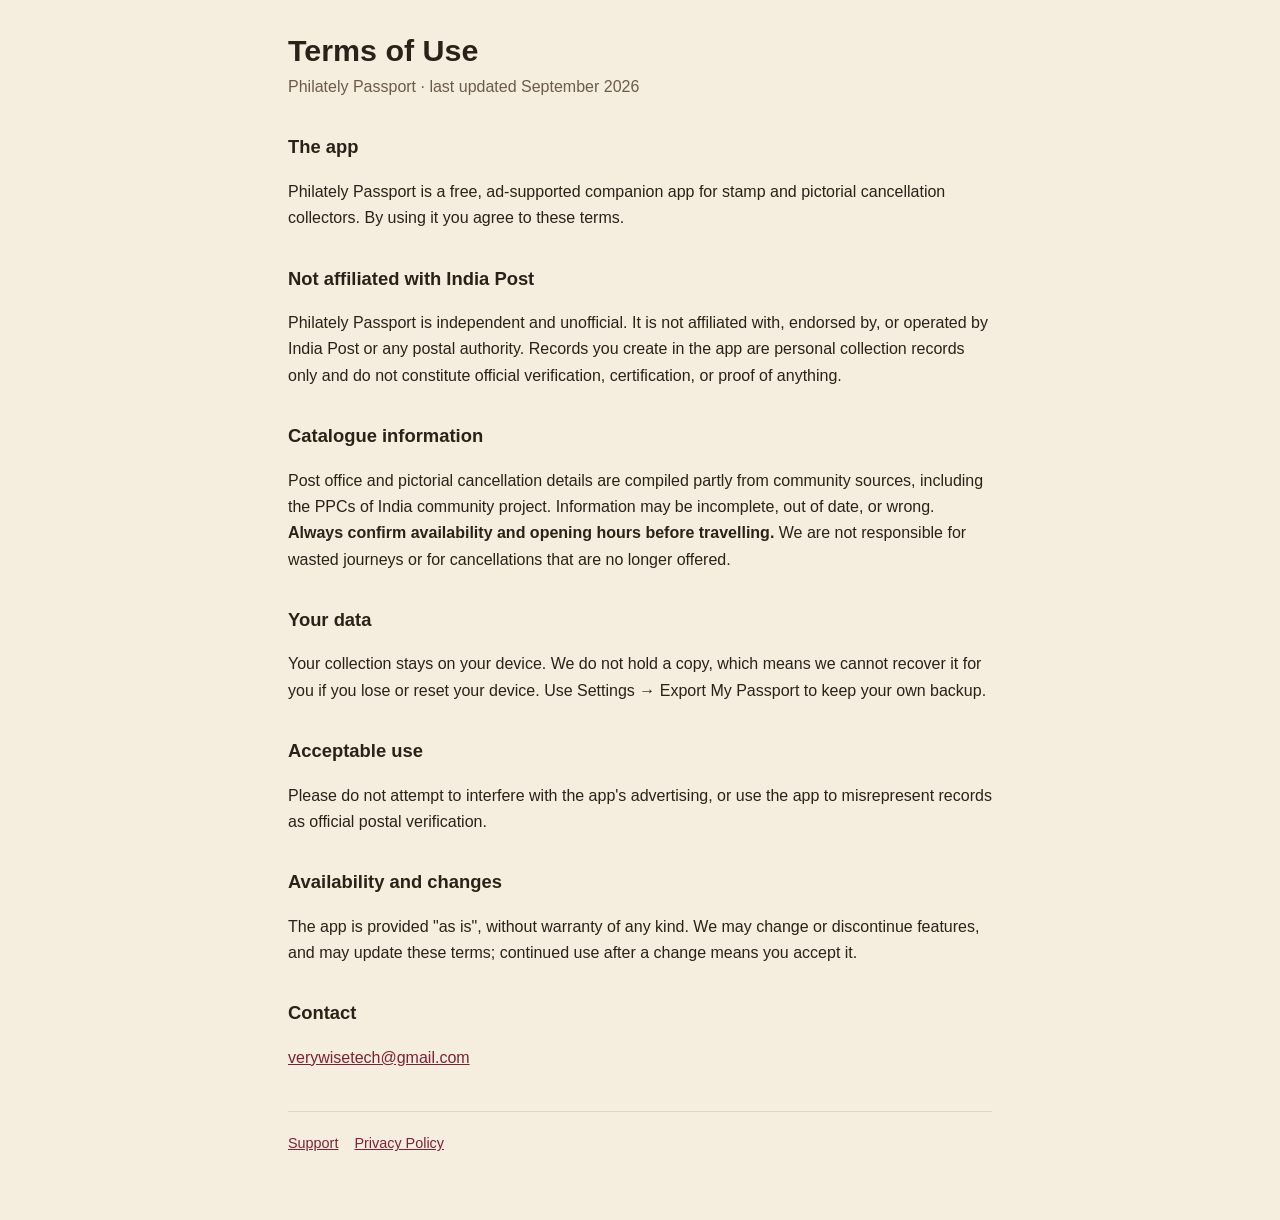
<file: philately-passport/terms.html>
<!doctype html><html lang="en"><head><meta charset="utf-8"><meta name="viewport" content="width=device-width,initial-scale=1"><style>
:root{--bg:#F5EEDF;--card:#FFFCF5;--ink:#2B2118;--muted:#6B5B4A;--line:#E0D5C0;--accent:#7B2233}
@media(prefers-color-scheme:dark){:root{--bg:#13253B;--card:#1B2F49;--ink:#F1E9DA;--muted:#B4A896;--line:#2E4664;--accent:#E8B7C0}}
*{box-sizing:border-box}
body{margin:0;padding:2rem 1.25rem 4rem;background:var(--bg);color:var(--ink);
font:16px/1.65 -apple-system,BlinkMacSystemFont,"Segoe UI",Roboto,sans-serif}
main{max-width:44rem;margin:0 auto}
h1{font-size:1.9rem;line-height:1.2;margin:0 0 .35rem}
h2{font-size:1.15rem;margin:2rem 0 .5rem}
.sub{color:var(--muted);margin:0 0 2rem}
.card{background:var(--card);border:1px solid var(--line);border-radius:12px;padding:1rem 1.25rem;margin:1.5rem 0}
a{color:var(--accent)}
nav{margin-top:2.5rem;padding-top:1.25rem;border-top:1px solid var(--line);font-size:.9rem}
nav a{margin-right:1rem}
footer{margin-top:2rem;color:var(--muted);font-size:.85rem}
</style><title>Philately Passport — Terms of Use</title></head><body><main>
<h1>Terms of Use</h1>
<p class="sub">Philately Passport · last updated September 2026</p>

<h2>The app</h2>
<p>Philately Passport is a free, ad-supported companion app for stamp and pictorial
cancellation collectors. By using it you agree to these terms.</p>

<h2>Not affiliated with India Post</h2>
<p>Philately Passport is independent and unofficial. It is not affiliated with, endorsed by,
or operated by India Post or any postal authority. Records you create in the app are
personal collection records only and do not constitute official verification,
certification, or proof of anything.</p>

<h2>Catalogue information</h2>
<p>Post office and pictorial cancellation details are compiled partly from community
sources, including the PPCs of India community project. Information may be incomplete,
out of date, or wrong. <strong>Always confirm availability and opening hours before
travelling.</strong> We are not responsible for wasted journeys or for cancellations that
are no longer offered.</p>

<h2>Your data</h2>
<p>Your collection stays on your device. We do not hold a copy, which means we cannot
recover it for you if you lose or reset your device. Use Settings → Export My Passport to
keep your own backup.</p>

<h2>Acceptable use</h2>
<p>Please do not attempt to interfere with the app's advertising, or use the app to
misrepresent records as official postal verification.</p>

<h2>Availability and changes</h2>
<p>The app is provided "as is", without warranty of any kind. We may change or discontinue
features, and may update these terms; continued use after a change means you accept it.</p>

<h2>Contact</h2>
<p><a href="mailto:verywisetech@gmail.com">verywisetech@gmail.com</a></p>

<nav><a href="index.html">Support</a><a href="privacy.html">Privacy Policy</a></nav>
</main></body></html>
</file>
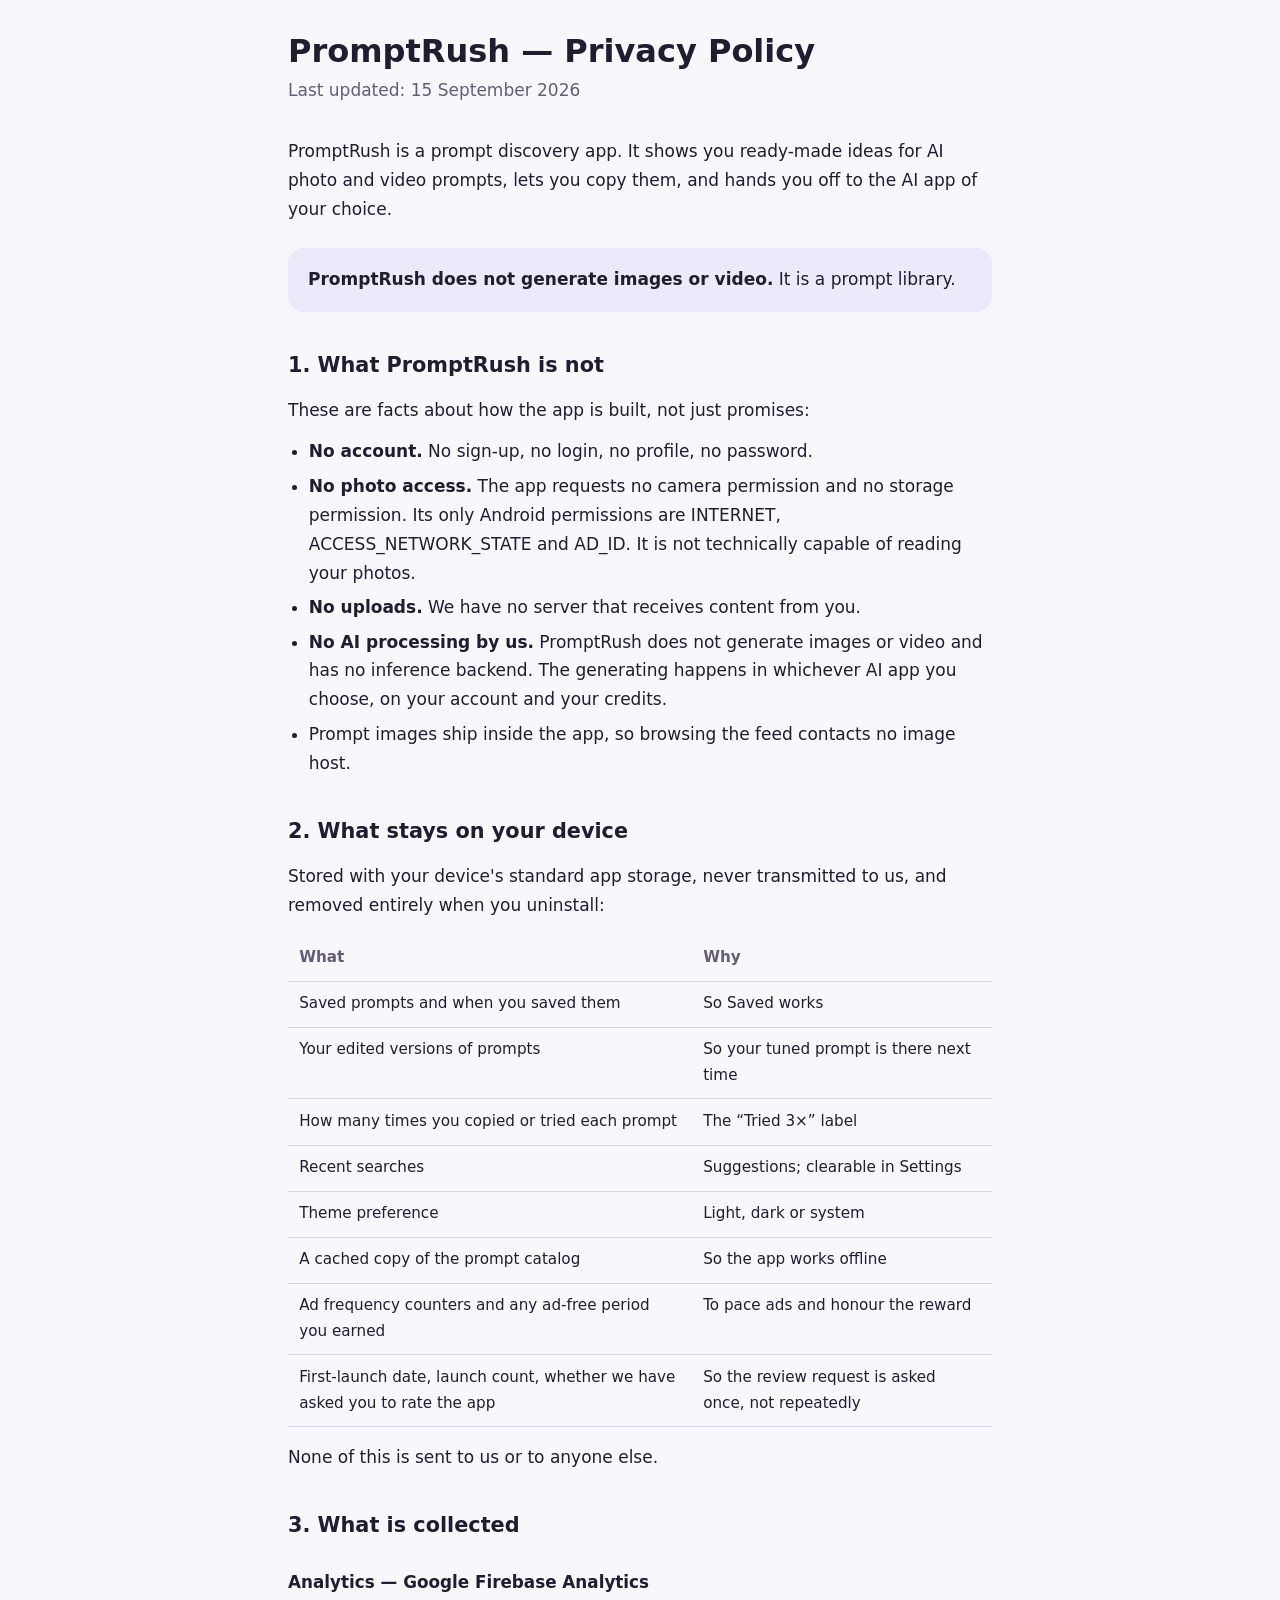
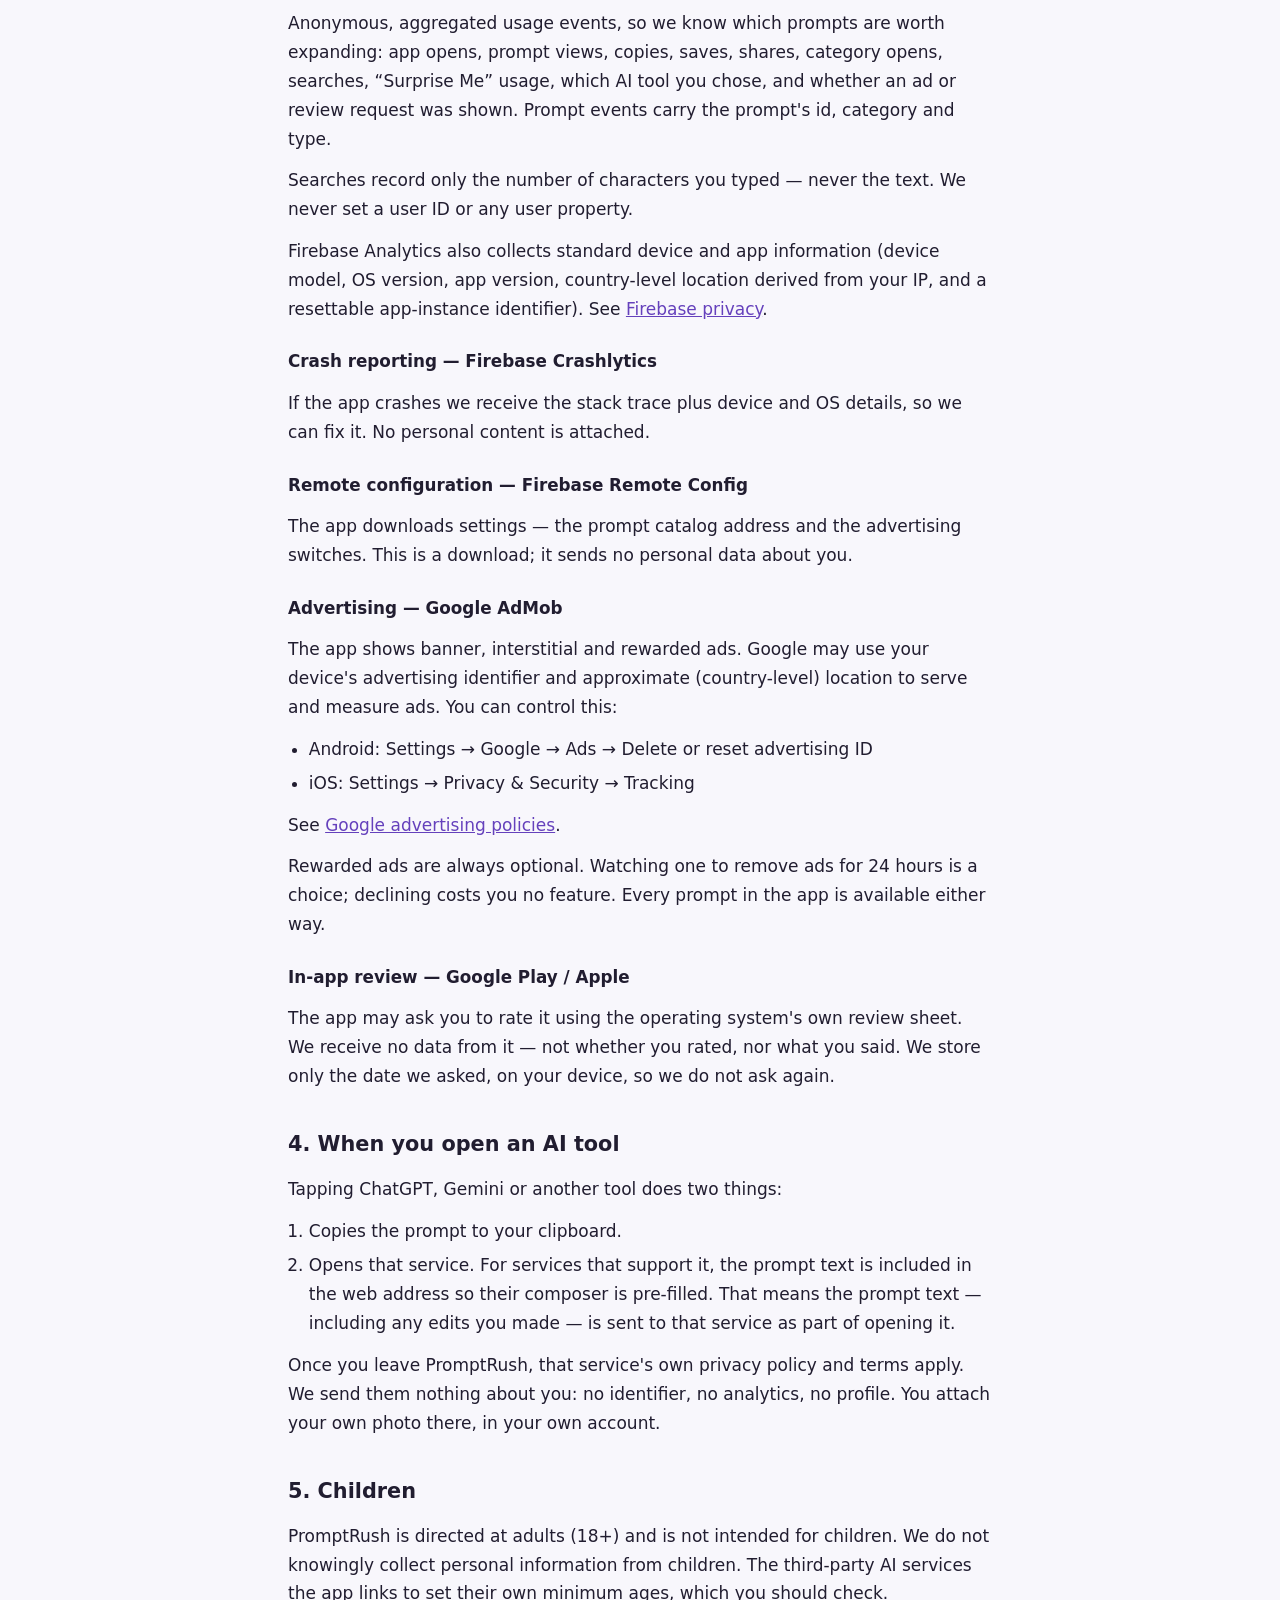
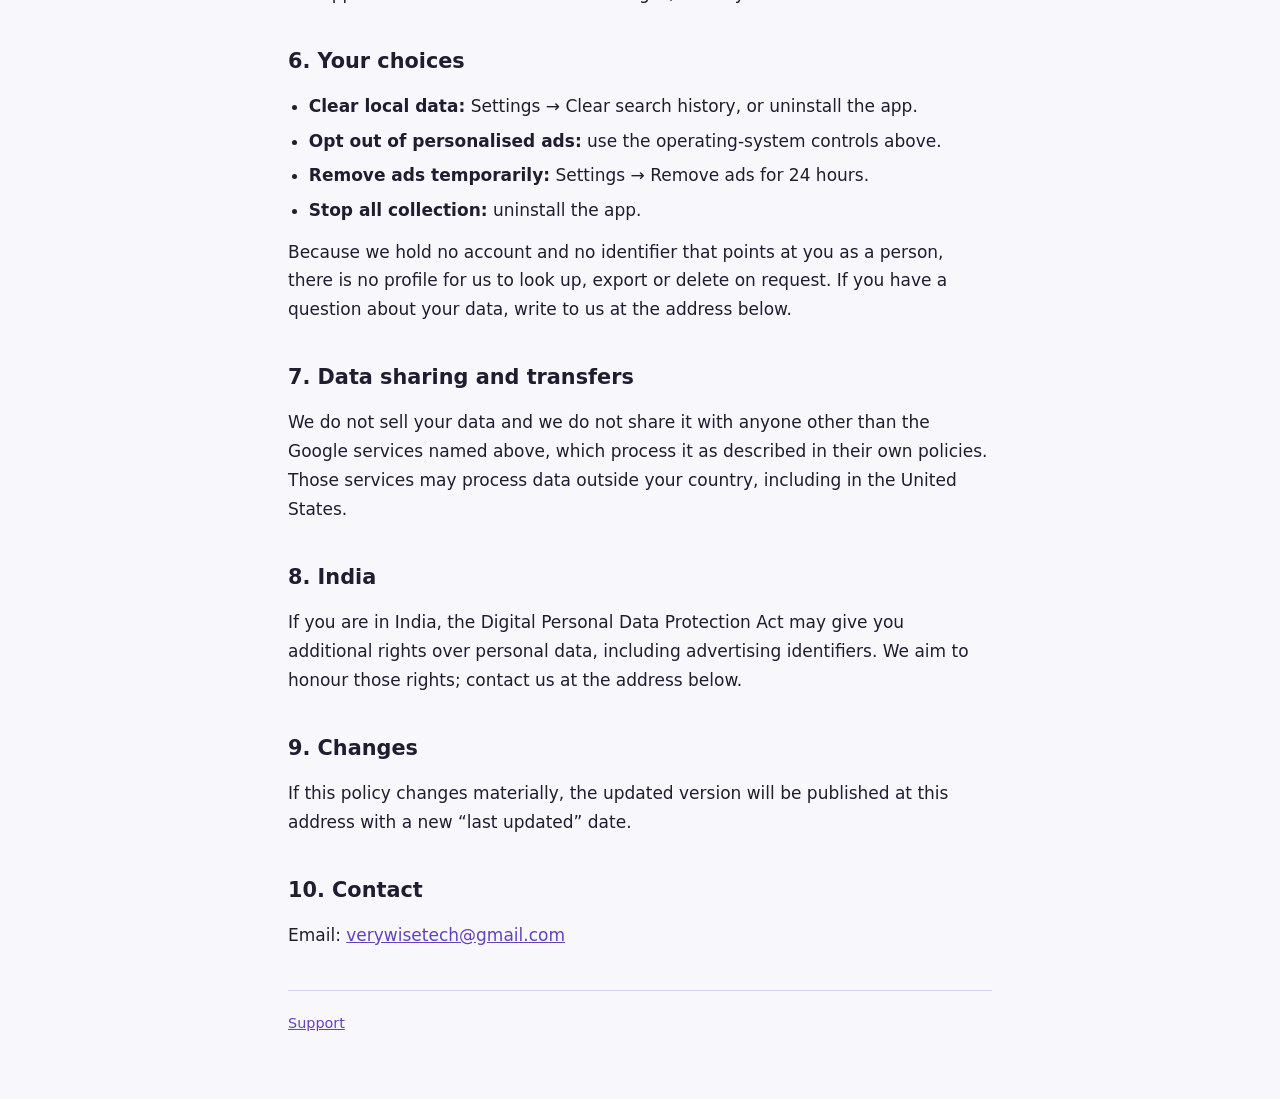
<file: promptrush/privacy.html>
<!doctype html><html lang="en"><head><meta charset="utf-8"><meta name="viewport" content="width=device-width,initial-scale=1"><title>PromptRush — Privacy Policy</title><style>
:root{--bg:#f8f7fc;--card:#eee8fb;--ink:#211d30;--muted:#655d78;--line:#d9d2ee;--accent:#6541bc}
@media(prefers-color-scheme:dark){:root{--bg:#0b0b10;--card:#211a32;--ink:#efedf5;--muted:#a99fc2;--line:#332a4a;--accent:#c3aaff}}
*{box-sizing:border-box}
body{margin:0;padding:2rem 1.25rem 4rem;background:var(--bg);color:var(--ink);
font:17px/1.7 system-ui,-apple-system,"Segoe UI",sans-serif}
main{max-width:44rem;margin:0 auto}
h1{font-size:2rem;line-height:1.2;margin:0 0 .35rem}
h2{font-size:1.3rem;margin:2.25rem 0 .6rem}
h3{font-size:1.05rem;margin:1.5rem 0 .4rem}
.sub{color:var(--muted);margin:0 0 2rem}
.card{background:var(--card);border-radius:16px;padding:1.1rem 1.25rem;margin:1.5rem 0}
p{margin:.8rem 0}
ul,ol{margin:.8rem 0;padding-left:1.3rem}
li{margin:.35rem 0}
table{width:100%;border-collapse:collapse;margin:1rem 0;font-size:.95rem}
th,td{text-align:left;padding:.6rem .7rem;border-bottom:1px solid var(--line);vertical-align:top}
th{color:var(--muted);font-weight:600}
a{color:var(--accent)}
nav{margin-top:2.5rem;padding-top:1.25rem;border-top:1px solid var(--line);font-size:.9rem}
nav a{margin-right:1rem}
footer{margin-top:2rem;color:var(--muted);font-size:.85rem}
</style></head><body><main>

<h1>PromptRush — Privacy Policy</h1>
<p class="sub">Last updated: 15 September 2026</p>

<p>PromptRush is a prompt discovery app. It shows you ready-made ideas for AI photo and video prompts, lets you copy them, and hands you off to the AI app of your choice.</p>

<div class="card">
<p style="margin:0"><strong>PromptRush does not generate images or video.</strong> It is a prompt library.</p>
</div>

<h2>1. What PromptRush is not</h2>
<p>These are facts about how the app is built, not just promises:</p>
<ul>
<li><strong>No account.</strong> No sign-up, no login, no profile, no password.</li>
<li><strong>No photo access.</strong> The app requests no camera permission and no storage permission. Its only Android permissions are INTERNET, ACCESS_NETWORK_STATE and AD_ID. It is not technically capable of reading your photos.</li>
<li><strong>No uploads.</strong> We have no server that receives content from you.</li>
<li><strong>No AI processing by us.</strong> PromptRush does not generate images or video and has no inference backend. The generating happens in whichever AI app you choose, on your account and your credits.</li>
<li>Prompt images ship inside the app, so browsing the feed contacts no image host.</li>
</ul>

<h2>2. What stays on your device</h2>
<p>Stored with your device's standard app storage, never transmitted to us, and removed entirely when you uninstall:</p>
<table>
<thead><tr><th>What</th><th>Why</th></tr></thead>
<tbody>
<tr><td>Saved prompts and when you saved them</td><td>So Saved works</td></tr>
<tr><td>Your edited versions of prompts</td><td>So your tuned prompt is there next time</td></tr>
<tr><td>How many times you copied or tried each prompt</td><td>The &ldquo;Tried 3&times;&rdquo; label</td></tr>
<tr><td>Recent searches</td><td>Suggestions; clearable in Settings</td></tr>
<tr><td>Theme preference</td><td>Light, dark or system</td></tr>
<tr><td>A cached copy of the prompt catalog</td><td>So the app works offline</td></tr>
<tr><td>Ad frequency counters and any ad-free period you earned</td><td>To pace ads and honour the reward</td></tr>
<tr><td>First-launch date, launch count, whether we have asked you to rate the app</td><td>So the review request is asked once, not repeatedly</td></tr>
</tbody>
</table>
<p>None of this is sent to us or to anyone else.</p>

<h2>3. What is collected</h2>

<h3>Analytics — Google Firebase Analytics</h3>
<p>Anonymous, aggregated usage events, so we know which prompts are worth expanding: app opens, prompt views, copies, saves, shares, category opens, searches, &ldquo;Surprise Me&rdquo; usage, which AI tool you chose, and whether an ad or review request was shown. Prompt events carry the prompt's id, category and type.</p>
<p>Searches record only the number of characters you typed — never the text. We never set a user ID or any user property.</p>
<p>Firebase Analytics also collects standard device and app information (device model, OS version, app version, country-level location derived from your IP, and a resettable app-instance identifier). See <a href="https://firebase.google.com/support/privacy">Firebase privacy</a>.</p>

<h3>Crash reporting — Firebase Crashlytics</h3>
<p>If the app crashes we receive the stack trace plus device and OS details, so we can fix it. No personal content is attached.</p>

<h3>Remote configuration — Firebase Remote Config</h3>
<p>The app downloads settings — the prompt catalog address and the advertising switches. This is a download; it sends no personal data about you.</p>

<h3>Advertising — Google AdMob</h3>
<p>The app shows banner, interstitial and rewarded ads. Google may use your device's advertising identifier and approximate (country-level) location to serve and measure ads. You can control this:</p>
<ul>
<li>Android: Settings → Google → Ads → Delete or reset advertising ID</li>
<li>iOS: Settings → Privacy &amp; Security → Tracking</li>
</ul>
<p>See <a href="https://policies.google.com/technologies/ads">Google advertising policies</a>.</p>
<p>Rewarded ads are always optional. Watching one to remove ads for 24 hours is a choice; declining costs you no feature. Every prompt in the app is available either way.</p>

<h3>In-app review — Google Play / Apple</h3>
<p>The app may ask you to rate it using the operating system's own review sheet. We receive no data from it — not whether you rated, nor what you said. We store only the date we asked, on your device, so we do not ask again.</p>

<h2>4. When you open an AI tool</h2>
<p>Tapping ChatGPT, Gemini or another tool does two things:</p>
<ol>
<li>Copies the prompt to your clipboard.</li>
<li>Opens that service. For services that support it, the prompt text is included in the web address so their composer is pre-filled. That means the prompt text — including any edits you made — is sent to that service as part of opening it.</li>
</ol>
<p>Once you leave PromptRush, that service's own privacy policy and terms apply. We send them nothing about you: no identifier, no analytics, no profile. You attach your own photo there, in your own account.</p>

<h2>5. Children</h2>
<p>PromptRush is directed at adults (18+) and is not intended for children. We do not knowingly collect personal information from children. The third-party AI services the app links to set their own minimum ages, which you should check.</p>

<h2>6. Your choices</h2>
<ul>
<li><strong>Clear local data:</strong> Settings → Clear search history, or uninstall the app.</li>
<li><strong>Opt out of personalised ads:</strong> use the operating-system controls above.</li>
<li><strong>Remove ads temporarily:</strong> Settings → Remove ads for 24 hours.</li>
<li><strong>Stop all collection:</strong> uninstall the app.</li>
</ul>
<p>Because we hold no account and no identifier that points at you as a person, there is no profile for us to look up, export or delete on request. If you have a question about your data, write to us at the address below.</p>

<h2>7. Data sharing and transfers</h2>
<p>We do not sell your data and we do not share it with anyone other than the Google services named above, which process it as described in their own policies. Those services may process data outside your country, including in the United States.</p>

<h2>8. India</h2>
<p>If you are in India, the Digital Personal Data Protection Act may give you additional rights over personal data, including advertising identifiers. We aim to honour those rights; contact us at the address below.</p>

<h2>9. Changes</h2>
<p>If this policy changes materially, the updated version will be published at this address with a new &ldquo;last updated&rdquo; date.</p>

<h2>10. Contact</h2>
<p>Email: <a href="mailto:verywisetech@gmail.com">verywisetech@gmail.com</a></p>

<nav><a href="index.html">Support</a></nav>
</main></body></html>
</file>
<file: inkrythm/style.css>
:root{color-scheme:dark;--bg:#101318;--panel:#191f28;--line:#303a48;--ink:#edf2f8;--muted:#a2adbc;--accent:#d8fc83}
*{box-sizing:border-box}
body{margin:0;background:var(--bg);color:var(--ink);font:17px/1.65 -apple-system,BlinkMacSystemFont,"Segoe UI",sans-serif}
main{max-width:760px;margin:auto;padding:24px 22px 72px}
header{display:flex;align-items:center;justify-content:space-between;gap:16px;border-bottom:1px solid var(--line);padding-bottom:18px;color:var(--muted);font-size:13px}
.brand{font-size:25px;font-weight:700;letter-spacing:-1px;text-decoration:none;color:var(--accent)}
.eyebrow{color:var(--accent);font-size:12px;font-weight:700;letter-spacing:2px;margin:46px 0 8px}
h1{font-size:clamp(30px,6vw,46px);line-height:1.14;letter-spacing:-1.5px;margin:0 0 14px}
.lead{font-size:19px;color:var(--muted);margin:0 0 36px}
section{border-top:1px solid var(--line);padding:20px 0 12px}
section.contact{border:1px solid var(--line);border-radius:14px;background:var(--panel);padding:20px 24px;margin-bottom:26px}
h2{font-size:21px;line-height:1.3;margin:0 0 12px}h3{font-size:17px;margin:24px 0 3px}
p{margin:0 0 16px}section p{color:#c4cdd8}a{color:var(--accent);overflow-wrap:anywhere}
nav{border-top:1px solid var(--line);padding-top:20px;margin-top:22px}footer{font-size:13px;color:var(--muted);margin-top:30px}
@media(max-width:480px){main{padding:18px 18px 55px}.eyebrow{margin-top:34px}section.contact{padding:18px}}
</file>
